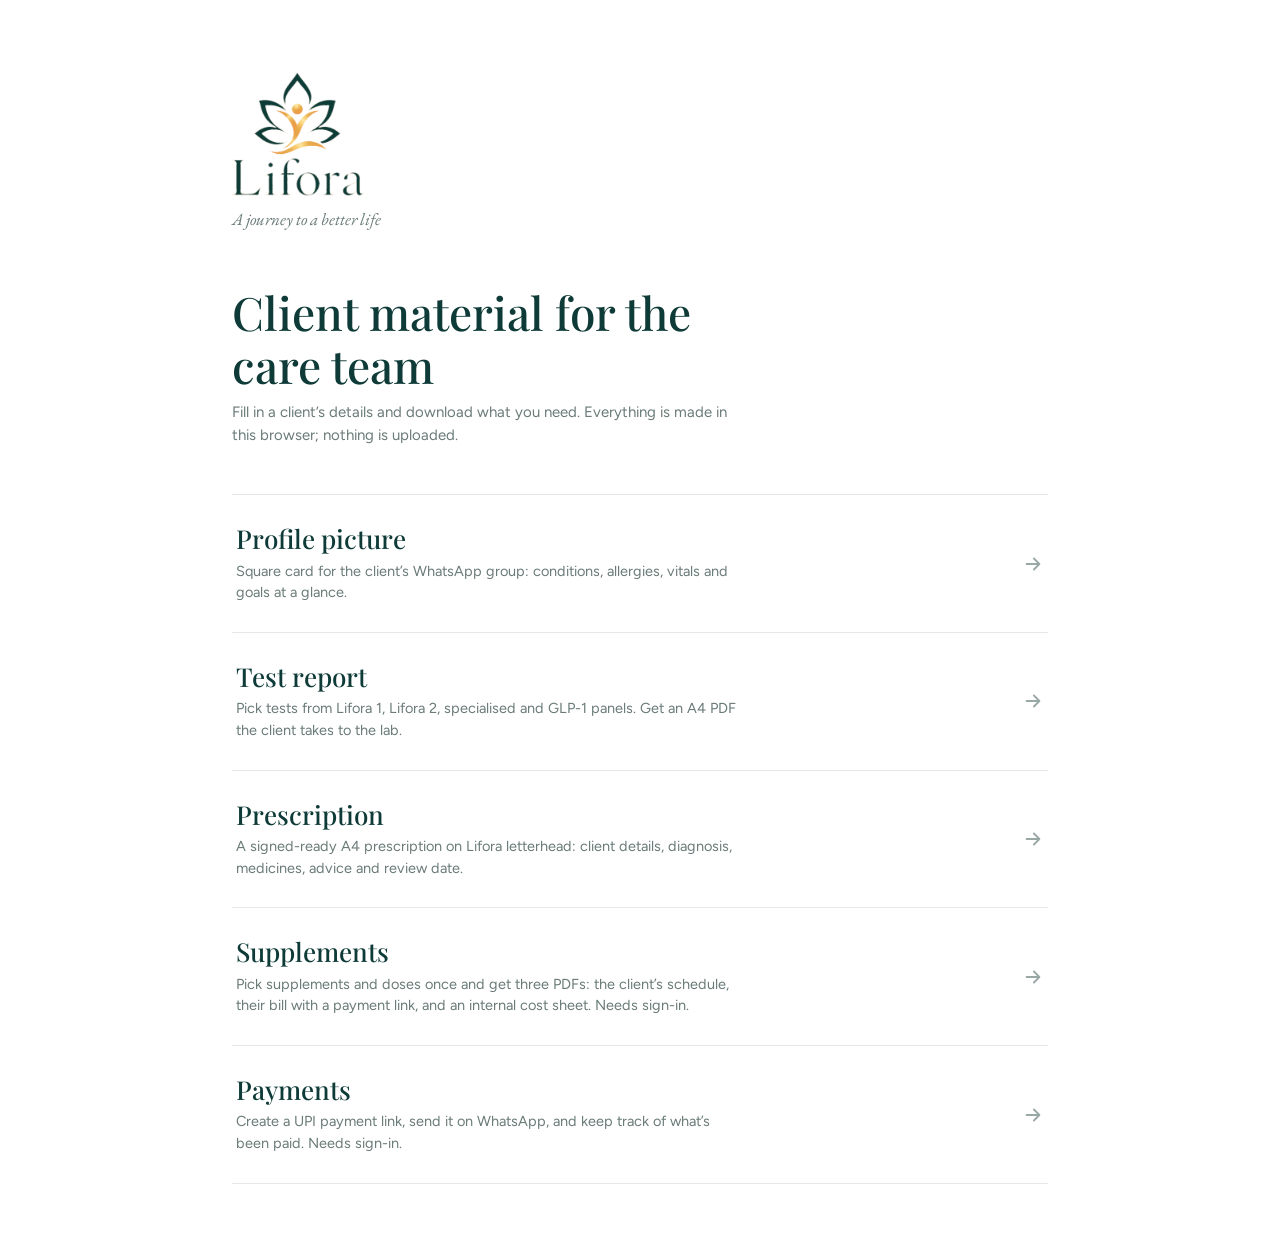
<file: index.html>
<!doctype html>
<html lang="en">
<head>
<meta charset="utf-8">
<meta name="viewport" content="width=device-width,initial-scale=1,viewport-fit=cover">
<title>Lifora Studio</title>
<meta name="robots" content="noindex,nofollow">
<meta name="theme-color" content="#ffffff">
<link rel="icon" href="assets/img/favicon.png" type="image/png">
<link rel="stylesheet" href="assets/css/base.css">
<script>(function(){var p=new URLSearchParams(location.search).get("pay");if(p)location.replace("pay/?id="+encodeURIComponent(p));})();</script>
<style>
  .home{max-width:880px;margin:0 auto;padding:72px 32px 56px;min-height:100dvh;display:flex;flex-direction:column}
  .lockup{width:132px;height:auto;display:block}
  .tagline{font:italic 400 17px var(--brandface);color:var(--muted);margin:12px 0 0}
  .home h1{font:500 clamp(32px,4.4vw,46px)/1.15 var(--serif);color:var(--teal);margin:56px 0 10px;max-width:18ch}
  .home .sub{color:var(--muted);margin:0;max-width:52ch}
  .list{margin-top:48px;border-top:1px solid var(--line)}
  .row{display:grid;grid-template-columns:1fr auto;align-items:center;gap:24px;padding:28px 4px;border-bottom:1px solid var(--line);text-decoration:none;color:inherit}
  .row h2{font:500 26px/1.2 var(--serif);color:var(--teal);margin:0 0 6px}
  .row p{margin:0;color:var(--muted);max-width:56ch;font-size:14.5px}
  .row svg{width:22px;height:22px;color:var(--faint);transition:transform .15s,color .15s}
  .row:hover svg,.row:focus-visible svg{transform:translateX(4px);color:var(--teal)}
  .row:focus-visible{box-shadow:none;background:var(--mist)}
  @media (max-width:600px){.home{padding:40px 20px}.home h1{margin-top:36px}}
</style>
</head>
<body>
<main class="home">
  <div class="mark"><img class="lockup" src="assets/img/lockup.webp" alt="Lifora" width="132" height="124"><p class="tagline">A journey to a better life</p></div>
  <h1>Client material for the care team</h1>
  <p class="sub">Fill in a client’s details and download what you need. Everything is made in this browser; nothing is uploaded.</p>
  <nav class="list" aria-label="Tools">
    <a class="row" href="profile/">
      <div><h2>Profile picture</h2><p>Square card for the client’s WhatsApp group: conditions, allergies, vitals and goals at a glance.</p></div>
      <svg viewBox="0 0 24 24" fill="none" stroke="currentColor" stroke-width="2" stroke-linecap="round" stroke-linejoin="round" aria-hidden="true"><path d="M5 12h14M13 6l6 6-6 6"/></svg>
    </a>
    <a class="row" href="report/">
      <div><h2>Test report</h2><p>Pick tests from Lifora 1, Lifora 2, specialised and GLP-1 panels. Get an A4 PDF the client takes to the lab.</p></div>
      <svg viewBox="0 0 24 24" fill="none" stroke="currentColor" stroke-width="2" stroke-linecap="round" stroke-linejoin="round" aria-hidden="true"><path d="M5 12h14M13 6l6 6-6 6"/></svg>
    </a>
    <a class="row" href="prescription/">
      <div><h2>Prescription</h2><p>A signed-ready A4 prescription on Lifora letterhead: client details, diagnosis, medicines, advice and review date.</p></div>
      <svg viewBox="0 0 24 24" fill="none" stroke="currentColor" stroke-width="2" stroke-linecap="round" stroke-linejoin="round" aria-hidden="true"><path d="M5 12h14M13 6l6 6-6 6"/></svg>
    </a>
    <a class="row" href="supplements/">
      <div><h2>Supplements</h2><p>Pick supplements and doses once and get three PDFs: the client’s schedule, their bill with a payment link, and an internal cost sheet. Needs sign-in.</p></div>
      <svg viewBox="0 0 24 24" fill="none" stroke="currentColor" stroke-width="2" stroke-linecap="round" stroke-linejoin="round" aria-hidden="true"><path d="M5 12h14M13 6l6 6-6 6"/></svg>
    </a>
    <a class="row" href="payments/">
      <div><h2>Payments</h2><p>Create a UPI payment link, send it on WhatsApp, and keep track of what’s been paid. Needs sign-in.</p></div>
      <svg viewBox="0 0 24 24" fill="none" stroke="currentColor" stroke-width="2" stroke-linecap="round" stroke-linejoin="round" aria-hidden="true"><path d="M5 12h14M13 6l6 6-6 6"/></svg>
    </a>
  </nav>
</main>
</body>
</html>
</file>
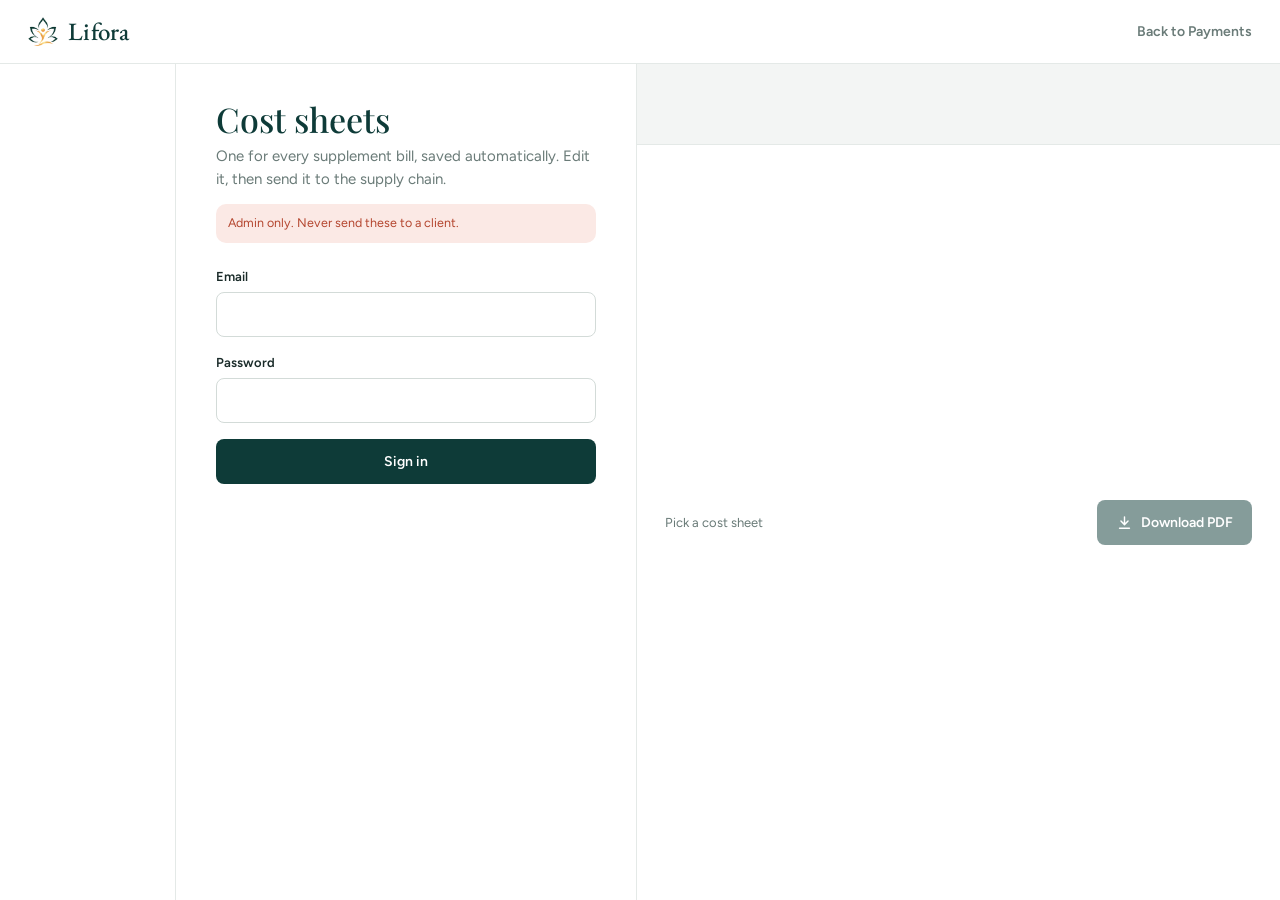
<file: cost-sheets/index.html>
<!doctype html>
<html lang="en">
<head>
<meta charset="utf-8">
<meta name="viewport" content="width=device-width,initial-scale=1,viewport-fit=cover">
<title>Cost sheets · Lifora</title>
<meta name="robots" content="noindex,nofollow">
<meta name="theme-color" content="#ffffff">
<link rel="icon" href="../assets/img/favicon.png" type="image/png">
<link rel="preload" href="../assets/fonts/eb-garamond-latin-500-normal.woff2" as="font" type="font/woff2" crossorigin>
<link rel="stylesheet" href="../assets/css/base.css">
<link rel="stylesheet" href="../assets/css/rx.css">
<link rel="stylesheet" href="../assets/css/sup.css">
<style>
  .sheets{list-style:none;margin:0;padding:0;border-top:1px solid var(--line);max-height:260px;overflow:auto}
  .sheet{display:grid;grid-template-columns:1fr auto;gap:4px 16px;padding:12px 6px;border-bottom:1px solid var(--line);cursor:pointer;border-radius:8px}
  .sheet:hover{background:var(--mist)}
  .sheet[aria-selected="true"]{background:#e7efe6}
  .sheet b{font-size:15px}
  .sheet .sub{font-size:12.5px;color:var(--muted)}
  .sheet .amt{text-align:right;font-weight:700;font-variant-numeric:tabular-nums}
  .sheet .amt small{display:block;font-weight:500;color:var(--muted);font-size:12px}
  .sheets .empty{color:var(--muted);padding:20px 4px;cursor:default}
  .owner-note{font-size:12.5px;color:var(--alert);background:#fbe9e5;border-radius:10px;padding:10px 12px;margin:14px 0 0}
  .no-access{margin-top:24px}
</style>
</head>
<body>
<header class="bar">
  <a class="brand" href="../"><img src="../assets/img/emblem-sm.webp" alt="" width="30" height="28"><span>Lifora</span></a>
  <nav class="tabs" aria-label="Tools"><a href="../payments/">Back to Payments</a></nav>
</header>
<main class="studio with-rail">
  <nav class="rail-col" aria-label="Jump to section"><ul class="bounce" id="rail"></ul></nav>
  <section class="form-col" aria-label="Cost sheets">
    <h1 class="form-title">Cost sheets</h1>
    <p class="form-lede">One for every supplement bill, saved automatically. Edit it, then send it to the supply chain.</p>
    <p class="owner-note">Admin only. Never send these to a client.</p>

    <form id="signin" class="fields" style="grid-template-columns:1fr;margin-top:24px" hidden novalidate>
      <div class="f"><label for="email">Email</label><input id="email" name="email" type="email" autocomplete="username" required></div>
      <div class="f"><label for="password">Password</label><input id="password" name="password" type="password" autocomplete="current-password" required></div>
      <button class="btn btn-primary" type="submit">Sign in</button>
      <p class="f"><span class="error" id="signinErr" style="display:block"></span></p>
    </form>

    <p class="no-access form-lede" id="noAccess" hidden>Only the admin can open cost sheets. <a href="../payments/">Go to Payments</a></p>

    <div id="app" hidden>
      <div class="group" id="secSaved">
        <h2>Saved <span class="hint" id="count"></span></h2>
        <div class="search">
          <svg viewBox="0 0 24 24" fill="none" stroke="currentColor" stroke-width="2" stroke-linecap="round" aria-hidden="true"><circle cx="11" cy="11" r="7"/><path d="M21 21l-4.3-4.3"/></svg>
          <input id="q" type="search" placeholder="Search client or bill no." aria-label="Search" autocomplete="off">
        </div>
        <ul class="sheets" id="list" role="listbox" aria-label="Cost sheets"><li class="empty">Loading…</li></ul>
      </div>

      <form id="editor" hidden novalidate>
        <div class="group" id="secDelivery">
          <h2>Delivery <span class="dirty" id="dirty" hidden>Unsaved changes</span></h2>
          <div class="fields">
            <div class="f wide"><label for="eName">Client name</label><input id="eName" autocomplete="off"></div>
            <div class="f"><label for="ePhone">Mobile number</label><input id="ePhone" inputmode="tel" autocomplete="off"></div>
            <div class="f"><label for="eDate">Date</label><input id="eDate" type="date"></div>
            <div class="f wide"><label for="eAddress">Address</label><textarea id="eAddress" class="short"></textarea></div>
          </div>
        </div>
        <div class="group" id="secItems">
          <h2>Items</h2>
          <ul class="cs-items" id="items"></ul>
          <button class="btn btn-line" id="addItem" type="button">Add an item</button>
        </div>
        <div class="group" id="secMoney">
          <h2>Commission and delivery</h2>
          <div class="fields">
            <div class="f"><label for="ePct">Commission</label><div class="unit"><input id="ePct" type="number" inputmode="decimal" min="0" max="100" step="0.5"><span>%</span></div></div>
            <div class="f"><label for="eFee">Delivery fee</label><div class="unit"><input id="eFee" type="number" inputmode="decimal" min="0" step="1"><span>INR</span></div></div>
          </div>
          <div class="cs-sum" id="sum"></div>
        </div>
        <button class="btn btn-primary" id="saveBtn" type="submit" style="width:100%;margin-top:22px">Save changes</button>
      </form>
      <p style="margin-top:18px"><button class="linkbtn" id="signout" type="button">Sign out</button></p>
    </div>
  </section>

  <section class="preview" aria-label="Preview">
    <div class="stage" id="stage"><div class="scaler" id="scaler"><div class="pages" id="pagesRoot"></div></div></div>
    <div class="preview-foot">
      <div class="status" id="status" aria-live="polite">Pick a cost sheet</div>
      <div class="acts">
        <button class="btn btn-line" id="shareBtn" type="button" hidden disabled><span data-icon="share"></span>Send to supply chain</button>
        <button class="btn btn-primary" id="pdfBtn" type="button" disabled><span data-icon="download"></span>Download PDF</button>
      </div>
    </div>
  </section>
</main>
<script type="module" src="../assets/js/costsheets.js"></script>
</body>
</html>
</file>
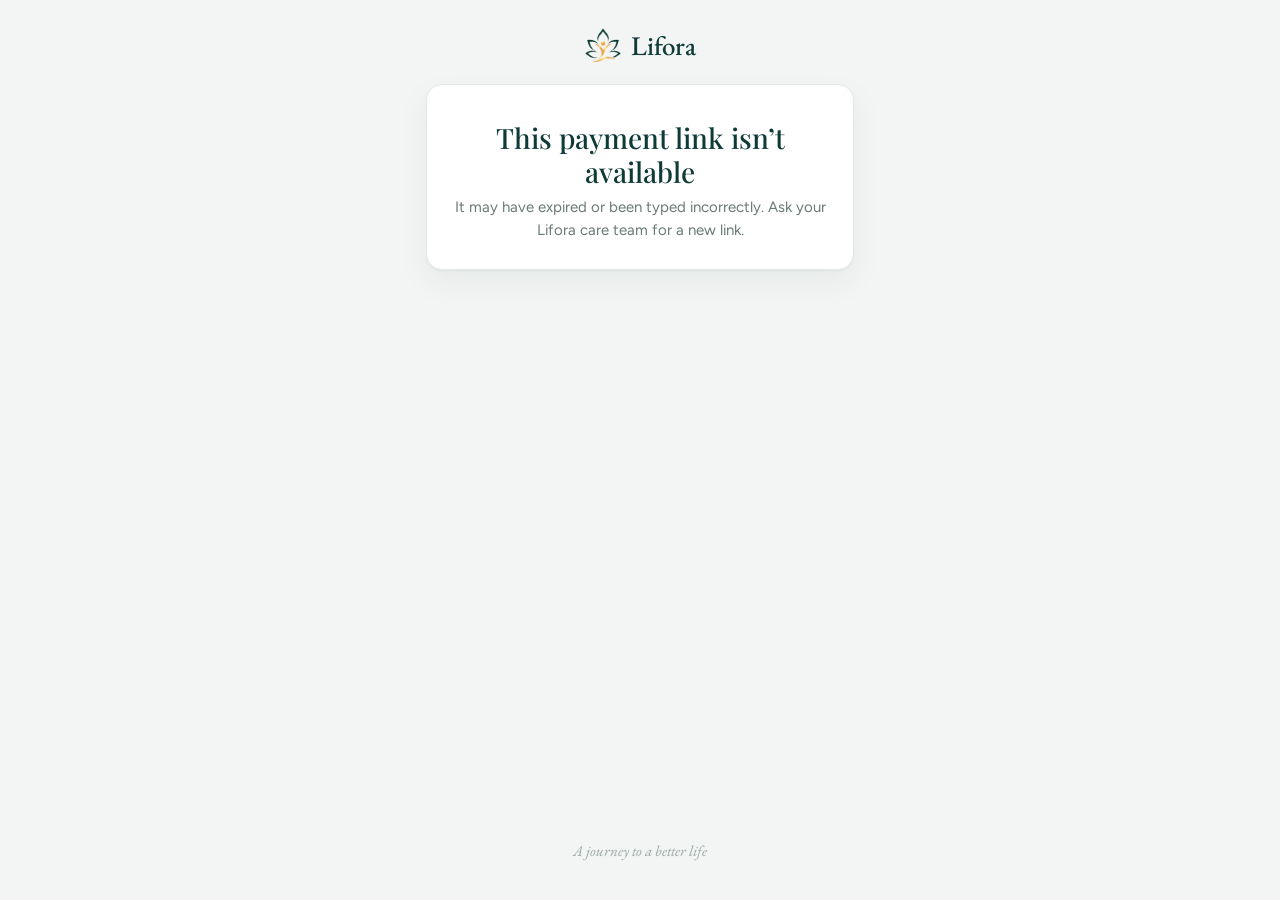
<file: pay/index.html>
<!doctype html>
<html lang="en">
<head>
<meta charset="utf-8">
<meta name="viewport" content="width=device-width,initial-scale=1,viewport-fit=cover">
<title>Payment · Lifora</title>
<meta name="robots" content="noindex,nofollow">
<meta name="referrer" content="no-referrer">
<meta name="theme-color" content="#ffffff">
<link rel="icon" href="../assets/img/favicon.png" type="image/png">
<link rel="preconnect" href="https://xjqcurdcgxejhqixfdwz.supabase.co" crossorigin>
<script>
/* Start loading the payment details straight away, in parallel with the page's own files.
   Same public key and project as assets/js/pay-config.js. */
(function () {
  var q = new URLSearchParams(location.search), id = q.get('id') || q.get('pay') || '';
  if (!/^[0-9a-f-]{36}$/i.test(id)) return;
  var url = 'https://xjqcurdcgxejhqixfdwz.supabase.co', key = 'sb_publishable_42TU_PW4sXbjIHN7x-S2aA_XzIX2Izr';
  window.__lfCheckout = { id: id, promise: fetch(url + '/rest/v1/rpc/get_checkout', {
    method: 'POST', headers: { apikey: key, Authorization: 'Bearer ' + key, 'Content-Type': 'application/json' },
    body: JSON.stringify({ p_payment_id: id })
  }).then(function (r) { return r.text().then(function (t) { var b = t ? JSON.parse(t) : null;
    return r.ok ? { data: b, error: null } : { data: null, error: { message: (b && b.message) || r.statusText, code: b && b.code } }; }); })
    .catch(function (e) { return { data: null, error: { message: e.message } }; }) };
})();
</script>
<link rel="modulepreload" href="../assets/js/checkout.js">
<link rel="modulepreload" href="../assets/js/common.js">
<link rel="modulepreload" href="../assets/js/pay-config.js">
<link rel="modulepreload" href="../assets/js/counter.js">
<link rel="preload" href="../vendor/qrcode-generator-1.4.4.min.js" as="script">
<link rel="preload" href="../assets/fonts/eb-garamond-latin-500-normal.woff2" as="font" type="font/woff2" crossorigin>
<link rel="stylesheet" href="../assets/css/base.css">
<link rel="stylesheet" href="../assets/css/pay.css">
</head>
<body class="checkout-body">
<main class="checkout">
  <header class="co-brand"><img src="../assets/img/emblem-sm.webp" alt="" width="36" height="34"><span>Lifora</span></header>

  <section id="loading" class="co-wait" aria-busy="true"><p class="co-muted">Loading your payment…</p></section>

  <section id="due" class="co-card" hidden>
    <p class="co-for" id="coFor"></p>
    <p class="co-amount" id="coAmount"></p>
    <p class="co-purpose" id="coPurpose"></p>

    <a class="btn btn-primary co-pay" id="coPay" href="#">Pay with a UPI app</a>
    <p class="co-hint" id="coHint">Opens your UPI app with the amount filled in. Or choose your app:</p>
    <div class="co-apps" id="coApps">
      <a class="co-app" data-app="gpay" href="#">Google Pay</a>
      <a class="co-app" data-app="phonepe" href="#">PhonePe</a>
      <a class="co-app" data-app="paytm" href="#">Paytm</a>
    </div>
    <p class="co-hint co-desk-hint" id="coDeskHint" hidden>On a computer? Scan the QR code below with your phone.</p>

    <div class="co-qr" id="coQrWrap">
      <div id="coQr" class="qr" role="img" aria-label="UPI QR code"></div>
      <p class="co-muted">Scan with any UPI app</p>
    </div>
    <button class="linkbtn co-showqr" id="coShowQr" type="button" hidden>Show QR code instead</button>

    <dl class="co-to">
      <div><dt>Paying to</dt><dd><span id="coPayee"></span></dd></div>
      <div><dt>UPI ID</dt><dd><span id="coUpi"></span> <button class="linkbtn" data-copy="upi" type="button">Copy</button></dd></div>
      <div><dt>Amount</dt><dd><span id="coAmt2"></span> <button class="linkbtn" data-copy="amount" type="button">Copy</button></dd></div>
    </dl>

    <form class="co-ref" id="coRefForm" novalidate>
      <h2>Paid already?</h2>
      <p class="co-muted">Enter the 12-digit UTR or transaction ID from your UPI app so we can match your payment.</p>
      <div class="co-ref-row">
        <input id="coRef" inputmode="text" autocomplete="off" maxlength="40" placeholder="e.g. 431245678901" aria-label="Transaction reference">
        <button class="btn btn-line" type="submit">Send</button>
      </div>
      <p class="co-msg" id="coRefMsg" role="status"></p>
    </form>

    <p class="co-safe">Lifora will never ask for your UPI PIN or an OTP. Check the name and amount in your app before you approve.</p>
  </section>

  <section id="reported" class="co-card co-state" hidden>
    <div class="co-icon co-icon-wait" aria-hidden="true"></div>
    <h1>Thanks, we’ve got your reference</h1>
    <p class="co-muted">We’ll confirm once the payment shows in our account. This link will then say “Paid”.</p>
  </section>

  <section id="paid" class="rp-wrap" hidden>
    <div class="rp" id="rp" data-stage="processing" aria-label="Payment receipt">
      <div class="rp-machine">
        <div class="rp-header">
          <div class="rp-status">
            <span class="rp-ind" aria-hidden="true">
              <span class="rp-spin"></span>
              <svg class="rp-check" viewBox="0 0 20 20"><circle cx="10" cy="10" r="9"/><path d="M6 10.4l2.6 2.6L14 7.6"/></svg>
            </span>
            <span class="rp-label" id="rpLabel" role="status" aria-live="polite">Confirming your payment</span>
          </div>
          <span class="rp-led" aria-hidden="true"></span>
        </div>
        <div class="rp-screen">
          <span>Lifora</span>
          <b id="rpScreenAmt"></b>
        </div>
        <div class="rp-slot" aria-hidden="true"></div>
      </div>
      <div class="rp-output">
        <div class="rp-shade" aria-hidden="true"></div>
        <div class="rp-feed" id="rpFeed">
          <article class="rp-paper" id="rpPaper">
            <header class="rp-p-head">
              <img src="../assets/img/emblem.webp" alt="" width="34" height="32">
              <strong>Lifora</strong>
              <span>A journey to a better life</span>
            </header>
            <p class="rp-p-title">Payment receipt</p>
            <dl class="rp-p-rows">
              <div><dt>Receipt no.</dt><dd id="rpNo"></dd></div>
              <div><dt>Date</dt><dd id="rpDate"></dd></div>
            </dl>
            <hr>
            <dl class="rp-p-rows">
              <div><dt>Received from</dt><dd id="rpFrom"></dd></div>
              <div><dt>For</dt><dd id="rpFor"></dd></div>
              <div><dt>Paid by</dt><dd>UPI</dd></div>
            </dl>
            <hr>
            <div class="rp-p-total"><span>Amount paid</span><b id="rpAmt"></b></div>
            <hr>
            <p class="rp-p-thanks">Thank you</p>
            <p class="rp-p-note">Lifora has recorded this payment. This is not a tax invoice.</p>
          </article>
        </div>
      </div>
    </div>
    <div class="rp-actions" id="rpActions">
      <button class="btn btn-line" id="rpSave" type="button">Save receipt</button>
    </div>
  </section>

  <section id="missing" class="co-card co-state" hidden>
    <h1>This payment link isn’t available</h1>
    <p class="co-muted">It may have expired or been typed incorrectly. Ask your Lifora care team for a new link.</p>
  </section>

  <footer class="co-foot">A journey to a better life</footer>
</main>
<script type="module" src="../assets/js/checkout.js"></script>
</body>
</html>
</file>
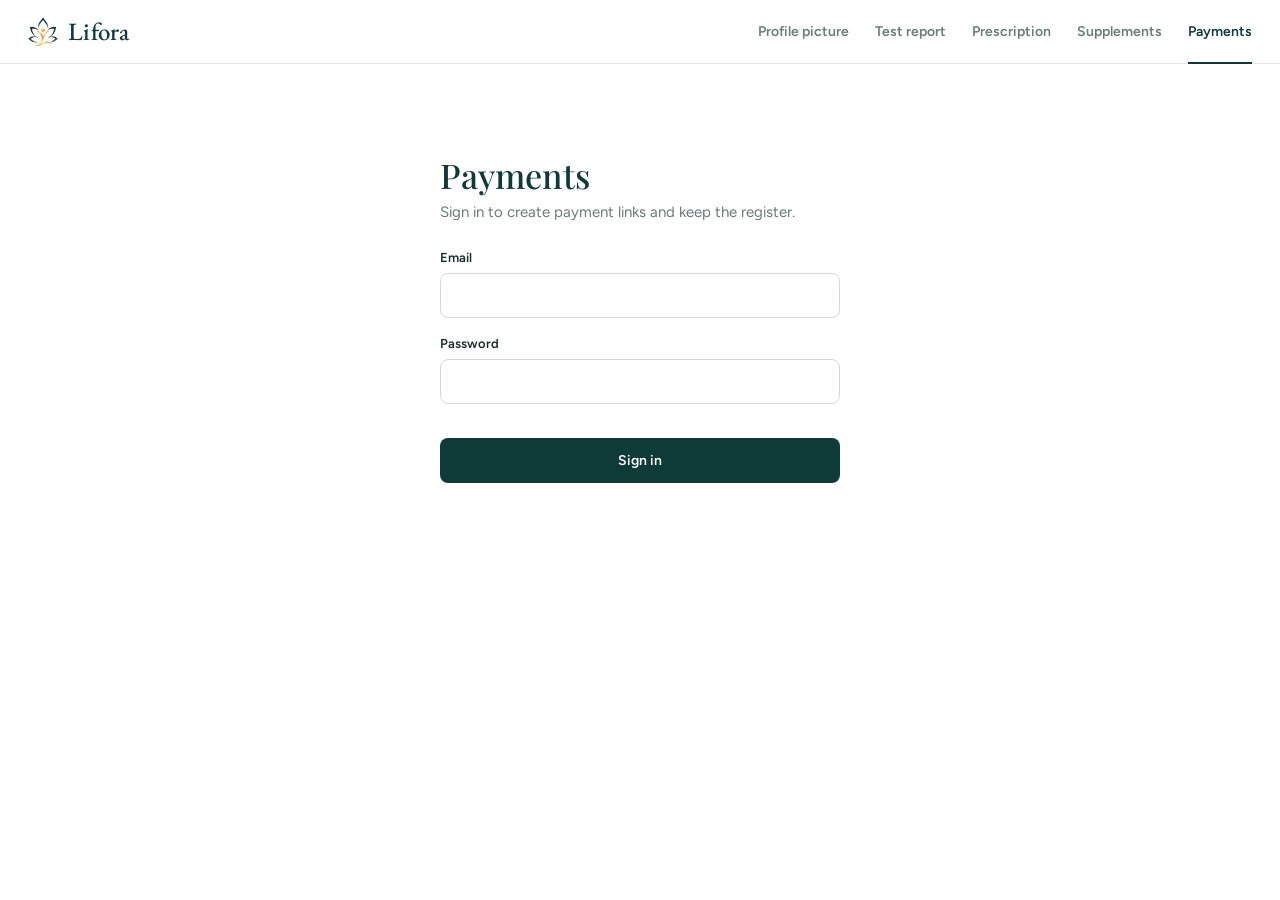
<file: payments/index.html>
<!doctype html>
<html lang="en">
<head>
<meta charset="utf-8">
<meta name="viewport" content="width=device-width,initial-scale=1,viewport-fit=cover">
<title>Payments · Lifora</title>
<meta name="robots" content="noindex,nofollow">
<meta name="theme-color" content="#ffffff">
<link rel="icon" href="../assets/img/favicon.png" type="image/png">
<link rel="preload" href="../assets/fonts/eb-garamond-latin-500-normal.woff2" as="font" type="font/woff2" crossorigin>
<link rel="stylesheet" href="../assets/css/base.css">
<link rel="stylesheet" href="../assets/css/pay.css">
</head>
<body>
<header class="bar">
  <a class="brand" href="../"><img src="../assets/img/emblem-sm.webp" alt="" width="30" height="28"><span>Lifora</span></a>
  <nav class="tabs" aria-label="Tools">
    <a href="../profile/">Profile picture</a>
    <a href="../report/">Test report</a>
    <a href="../prescription/">Prescription</a>
    <a href="../supplements/">Supplements</a>
    <a href="./" aria-current="page">Payments</a>
  </nav>
</header>

<main class="pay-admin">
  <section id="signin" class="signin" hidden>
    <h1 class="form-title">Payments</h1>
    <p class="form-lede">Sign in to create payment links and keep the register.</p>
    <form id="signinForm" class="fields" style="grid-template-columns:1fr;margin-top:24px" novalidate>
      <div class="f"><label for="email">Email</label><input id="email" name="email" type="email" autocomplete="username" required></div>
      <div class="f"><label for="password">Password</label><input id="password" name="password" type="password" autocomplete="current-password" required></div>
      <button class="btn btn-primary" type="submit">Sign in</button>
      <p class="f"><span class="error" id="signinErr" style="display:block"></span></p>
    </form>
  </section>

  <section id="app" hidden>
    <div class="pay-head">
      <div>
        <h1 class="form-title">Payments</h1>
        <p class="form-lede">Create a UPI payment link, send it on WhatsApp, and mark it paid once the money shows in the bank.</p>
      </div>
      <p style="display:flex;gap:22px;margin:0"><a class="linkbtn" id="costLink" href="../cost-sheets/" hidden>Cost sheets</a><button class="linkbtn" id="signout" type="button">Sign out</button></p>
    </div>

    <div class="pay-grid">
      <form id="newForm" novalidate>
        <div class="group" style="margin-top:0">
          <h2>New payment link</h2>
          <div class="presets" id="presets"></div>
          <div class="fields">
            <div class="f wide"><label for="cName">Client name</label><input id="cName" autocomplete="off" required></div>
            <div class="f wide"><label for="cPhone">WhatsApp number <span class="count">optional</span></label><input id="cPhone" inputmode="tel" placeholder="98765 43210" autocomplete="off"></div>
            <div class="f wide"><label for="cPurpose">What it’s for</label><input id="cPurpose" placeholder="e.g. Consultation fee" required></div>
            <div class="f"><label for="cAmount">Amount</label><div class="unit"><input id="cAmount" type="number" inputmode="decimal" min="1" max="10000000" step="0.01" required><span>INR</span></div></div>
            <div class="f"><label for="cDays">Link works for</label><select id="cDays"><option value="1">1 day</option><option value="3">3 days</option><option value="7" selected>7 days</option><option value="30">30 days</option></select></div>
          </div>
          <p class="f"><span class="error" id="newErr" style="display:block"></span></p>
          <button class="btn btn-primary" type="submit" id="createBtn" style="width:100%">Create payment link</button>
          <div class="result" id="result" hidden></div>
          <p class="privacy">The amount is saved with the link and can’t be changed by whoever opens it. Keep names and purposes general; anyone with the link can see them.</p>
        </div>
      </form>

      <section aria-label="Register">
        <div class="stats">
          <div><span id="sPendingLabel">Waiting</span><b id="sPending">—</b></div>
          <div><span>Client says paid</span><b id="sReported">—</b></div>
          <div><span>Received this month</span><b id="sMonth">—</b></div>
        </div>
        <div class="filters" role="group" aria-label="Filter">
          <button type="button" data-f="open" aria-pressed="true">To collect</button>
          <button type="button" data-f="paid" aria-pressed="false">Paid</button>
          <button type="button" data-f="expired" aria-pressed="false">Expired</button>
          <button type="button" data-f="all" aria-pressed="false">All</button>
          <input id="q" type="search" placeholder="Search name or purpose" aria-label="Search">
        </div>
        <ul class="reqs" id="list"></ul>
        <p class="privacy">“Paid” is your own record. Check the credit in your bank or UPI app before marking a request paid.</p>
      </section>
    </div>
  </section>
</main>

<dialog id="paidDialog">
  <form method="dialog" id="paidForm">
    <h2>Mark as paid</h2>
    <p class="co-muted" id="paidWho"></p>
    <div class="f" style="margin-top:14px"><label for="paidRef">Transaction reference (UTR)</label><input id="paidRef" autocomplete="off"></div>
    <p class="co-muted" style="font-size:12.5px;margin-top:8px">Only after you’ve seen the money in the account.</p>
    <div class="acts"><button class="btn btn-line" value="cancel" type="submit">Cancel</button><button class="btn btn-primary" value="ok" type="submit">Mark paid</button></div>
  </form>
</dialog>
<script type="module" src="../assets/js/payments.js"></script>
</body>
</html>
</file>
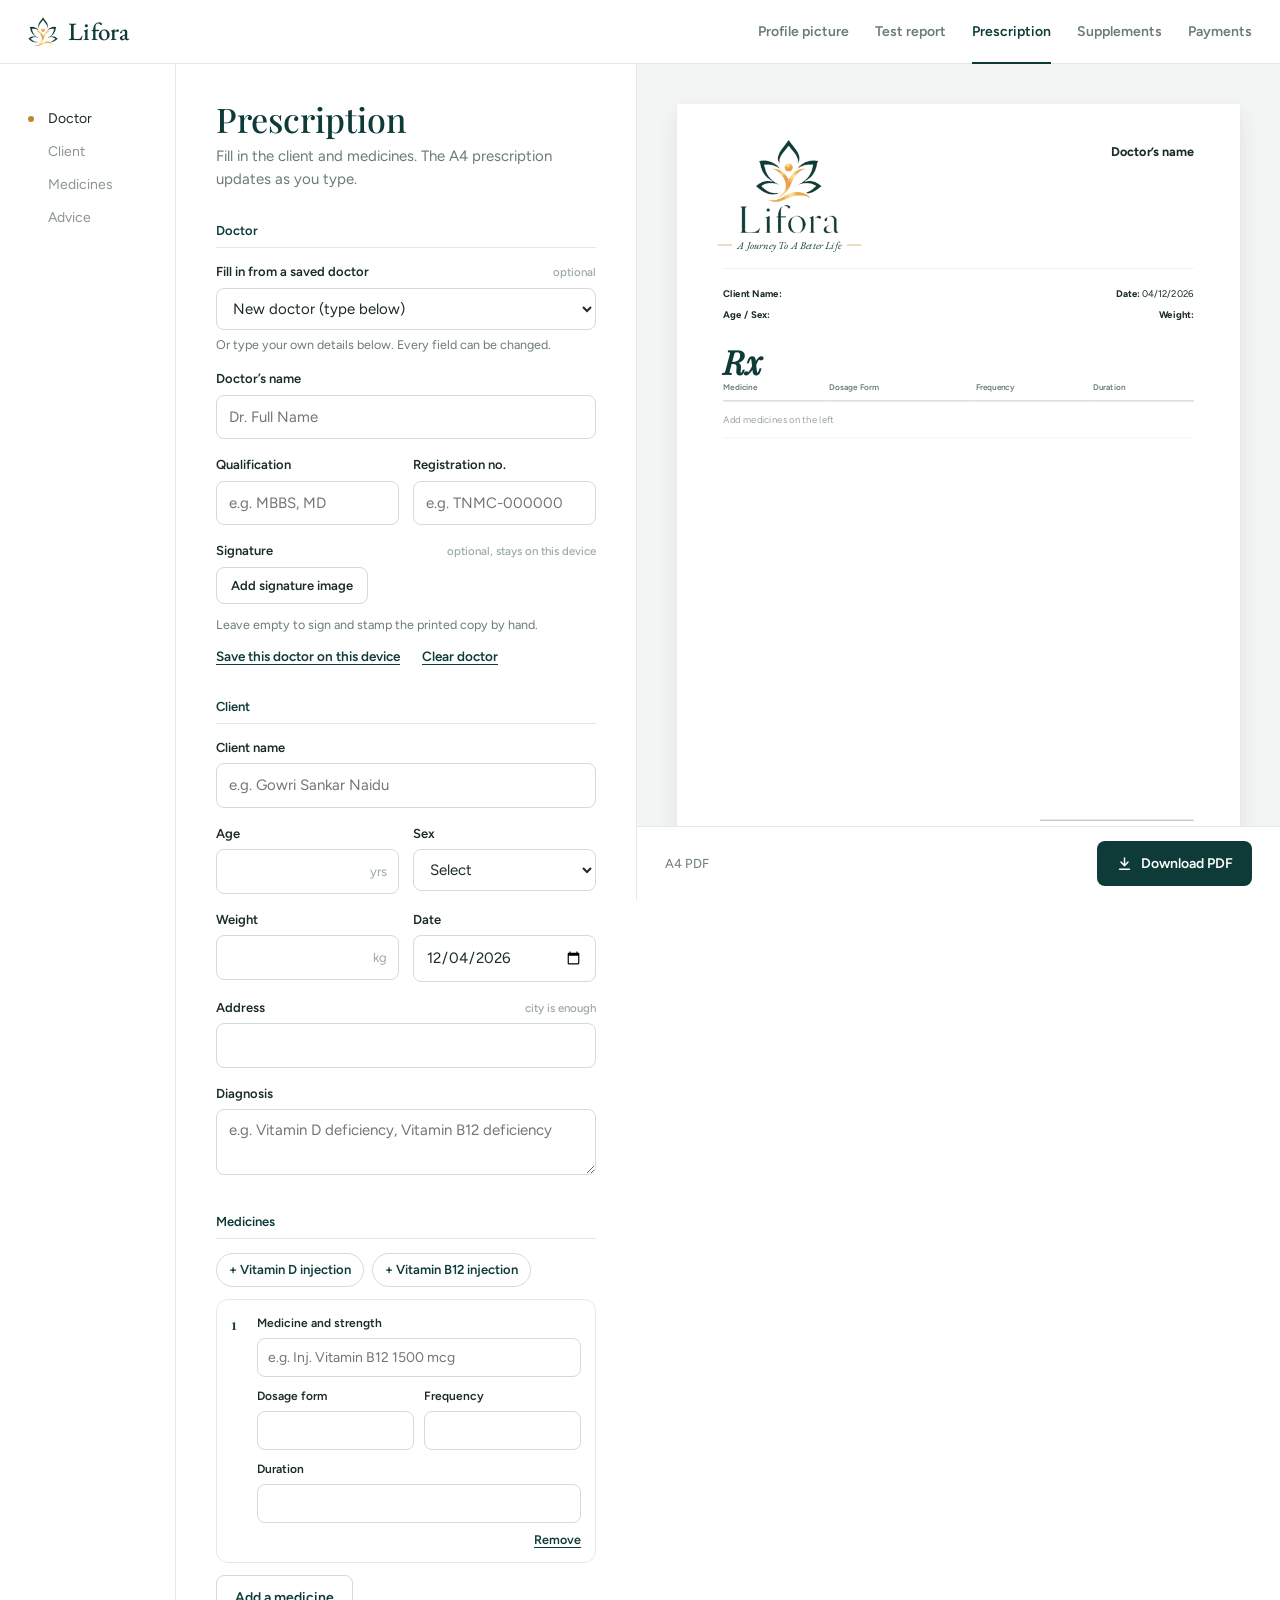
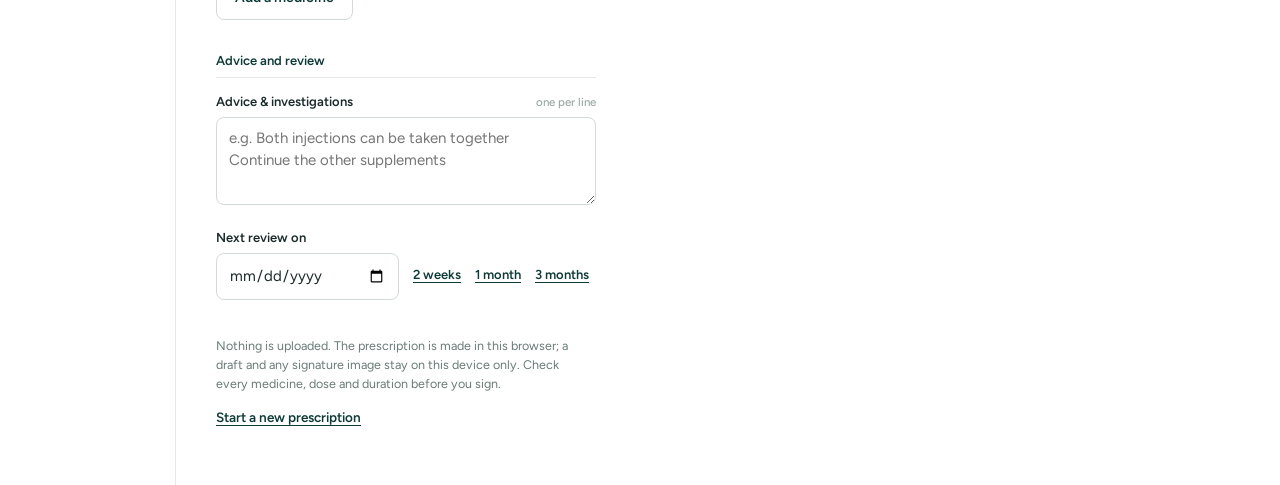
<file: prescription/index.html>
<!doctype html>
<html lang="en">
<head>
<meta charset="utf-8">
<meta name="viewport" content="width=device-width,initial-scale=1,viewport-fit=cover">
<title>Prescription · Lifora</title>
<meta name="robots" content="noindex,nofollow">
<meta name="theme-color" content="#ffffff">
<link rel="icon" href="../assets/img/favicon.png" type="image/png">
<link rel="preload" href="../assets/fonts/eb-garamond-latin-500-normal.woff2" as="font" type="font/woff2" crossorigin>
<link rel="stylesheet" href="../assets/css/base.css">
<link rel="stylesheet" href="../assets/css/rx.css">
</head>
<body>
<header class="bar">
  <a class="brand" href="../"><img src="../assets/img/emblem-sm.webp" alt="" width="30" height="28"><span>Lifora</span></a>
  <nav class="tabs" aria-label="Tools">
    <a href="../profile/">Profile picture</a>
    <a href="../report/">Test report</a>
    <a href="./" aria-current="page">Prescription</a>
    <a href="../supplements/">Supplements</a>
    <a href="../payments/">Payments</a>
  </nav>
</header>

<main class="studio with-rail">
  <nav class="rail-col" aria-label="Jump to section"><ul class="bounce" id="rail"></ul></nav>
  <section class="form-col" aria-label="Prescription details">
    <h1 class="form-title">Prescription</h1>
    <p class="form-lede">Fill in the client and medicines. The A4 prescription updates as you type.</p>

    <div class="group" id="secDoctor">
      <h2>Doctor</h2>
      <div class="fields">
        <div class="f wide">
          <label for="docPick">Fill in from a saved doctor <span class="count">optional</span></label>
          <select id="docPick"></select>
          <div class="help">Or type your own details below. Every field can be changed.</div>
        </div>
        <div class="f wide" id="docNameField"><label for="docName">Doctor’s name</label><input id="docName" placeholder="Dr. Full Name" autocomplete="off"><div class="error">Add the prescribing doctor’s name.</div></div>
        <div class="f"><label for="docQual">Qualification</label><input id="docQual" placeholder="e.g. MBBS, MD" autocomplete="off"></div>
        <div class="f" id="docRegField"><label for="docReg">Registration no.</label><input id="docReg" placeholder="e.g. TNMC-000000" autocomplete="off"><div class="error">Add the registration number.</div></div>
        <div class="f wide">
          <span class="label">Signature <span class="count">optional, stays on this device</span></span>
          <div class="sig-row">
            <label class="btn btn-line sig-btn" for="sigFile">Add signature image</label>
            <input id="sigFile" type="file" accept="image/png,image/jpeg,image/webp" hidden>
            <button class="linkbtn" id="sigClear" type="button" hidden>Remove</button>
            <img id="sigThumb" alt="" hidden>
          </div>
          <div class="help">Leave empty to sign and stamp the printed copy by hand.</div>
        </div>
      </div>
      <p style="margin-top:12px;display:flex;gap:22px;flex-wrap:wrap">
        <button class="linkbtn" id="docSave" type="button">Save this doctor on this device</button>
        <button class="linkbtn" id="docForget" type="button" hidden>Remove from this device</button>
        <button class="linkbtn" id="docClear" type="button">Clear doctor</button>
      </p>
    </div>

    <div class="group" id="secClient">
      <h2>Client</h2>
      <div class="fields">
        <div class="f wide" id="nameField">
          <label for="pName">Client name</label>
          <input id="pName" autocomplete="off" placeholder="e.g. Gowri Sankar Naidu">
          <div class="error">Add the client’s name.</div>
        </div>
        <div class="f"><label for="pAge">Age</label><div class="unit"><input id="pAge" type="number" inputmode="numeric" min="0" max="120"><span>yrs</span></div></div>
        <div class="f"><label for="pSex">Sex</label><select id="pSex"><option value="">Select</option><option value="M">Male</option><option value="F">Female</option><option value="Other">Other</option></select></div>
        <div class="f"><label for="pWeight">Weight</label><div class="unit"><input id="pWeight" type="number" inputmode="decimal" step="0.1" min="1" max="350"><span>kg</span></div></div>
        <div class="f"><label for="rxDate">Date</label><input id="rxDate" type="date"></div>
        <div class="f wide"><label for="pAddress">Address <span class="count">city is enough</span></label><input id="pAddress" autocomplete="off"></div>
        <div class="f wide"><label for="diagnosis">Diagnosis</label><textarea id="diagnosis" class="short" placeholder="e.g. Vitamin D deficiency, Vitamin B12 deficiency"></textarea></div>
      </div>
    </div>

    <div class="group" id="secMeds">
      <h2>Medicines <span class="hint" id="rxCount"></span></h2>
      <div class="presets" id="rxPresets"></div>
      <ol class="rx-rows" id="rxRows"></ol>
      <button class="btn btn-line" id="addRow" type="button">Add a medicine</button>
      <datalist id="medList"></datalist>
    </div>

    <div class="group" id="secAdvice">
      <h2>Advice and review</h2>
      <div class="fields">
        <div class="f wide"><label for="advice">Advice &amp; investigations <span class="count">one per line</span></label><textarea id="advice" placeholder="e.g. Both injections can be taken together&#10;Continue the other supplements"></textarea></div>
        <div class="f"><label for="review">Next review on</label><input id="review" type="date"></div>
        <div class="f"><span class="label">&nbsp;</span><div class="review-quick"><button class="linkbtn" data-review="14" type="button">2 weeks</button><button class="linkbtn" data-review="30" type="button">1 month</button><button class="linkbtn" data-review="90" type="button">3 months</button></div></div>
      </div>
    </div>

    <p class="privacy">Nothing is uploaded. The prescription is made in this browser; a draft and any signature image stay on this device only. Check every medicine, dose and duration before you sign.</p>
    <button class="linkbtn" id="resetBtn" type="button">Start a new prescription</button>
  </section>

  <section class="preview" aria-label="Preview">
    <div class="stage" id="stage">
      <div class="scaler" id="scaler"><div class="pages" id="pagesRoot"></div></div>
    </div>
    <div class="preview-foot">
      <div class="status" id="status" aria-live="polite">A4 PDF</div>
      <div class="acts">
        <button class="btn btn-line" id="shareBtn" type="button" hidden><span data-icon="share"></span>Share</button>
        <button class="btn btn-primary" id="pdfBtn" type="button"><span data-icon="download"></span>Download PDF</button>
      </div>
    </div>
  </section>
</main>
<script type="module" src="../assets/js/prescription.js"></script>
</body>
</html>
</file>
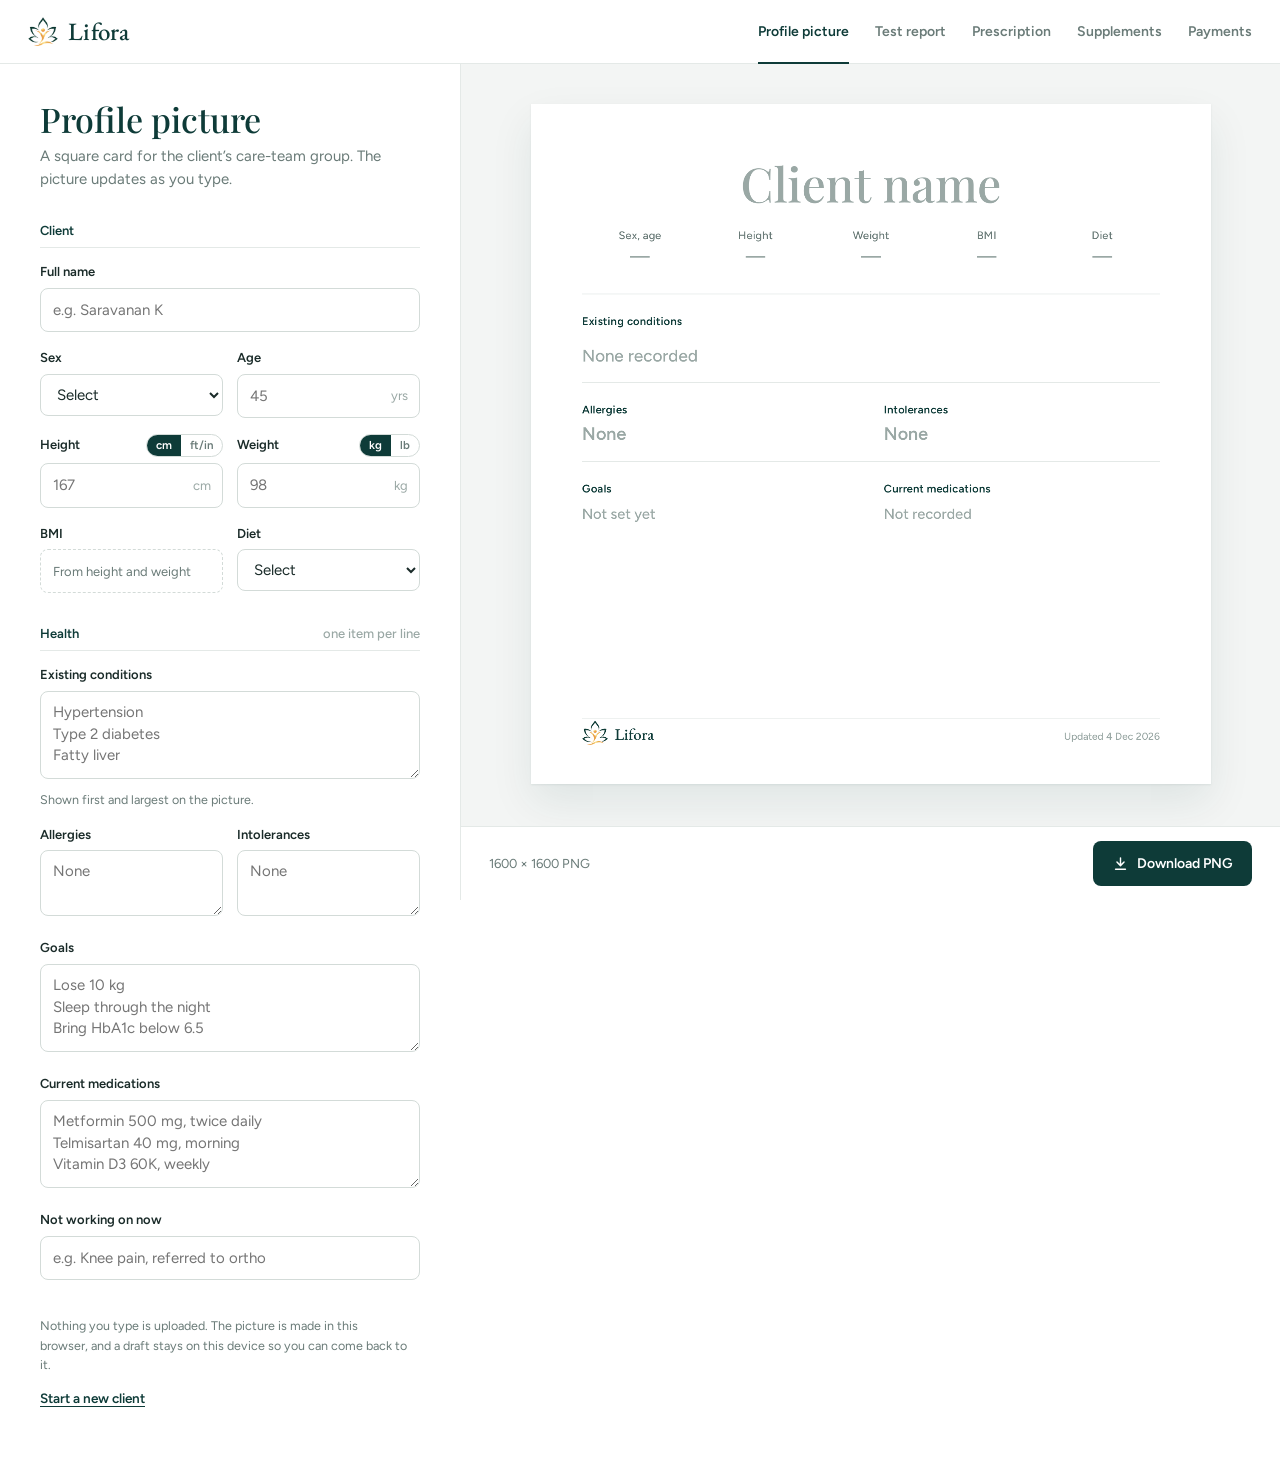
<file: profile/index.html>
<!doctype html>
<html lang="en">
<head>
<meta charset="utf-8">
<meta name="viewport" content="width=device-width,initial-scale=1,viewport-fit=cover">
<title>Client Profile Picture · Lifora</title>
<meta name="robots" content="noindex,nofollow">
<meta name="theme-color" content="#ffffff">
<link rel="icon" href="../assets/img/favicon.png" type="image/png">
<link rel="preload" href="../assets/fonts/playfair-display-latin-500-normal.woff2" as="font" type="font/woff2" crossorigin>
<link rel="preload" href="../assets/fonts/figtree-latin-600-normal.woff2" as="font" type="font/woff2" crossorigin>
<link rel="preload" href="../assets/fonts/eb-garamond-latin-500-normal.woff2" as="font" type="font/woff2" crossorigin>
<link rel="stylesheet" href="../assets/css/base.css">
<style>
  .dp{width:min(100%,680px,calc(100dvh - 210px));aspect-ratio:1;display:block;background:#fff;box-shadow:0 1px 2px #0e3b3814,0 18px 40px #0e3b3816}
  @media (max-width:980px){.dp{width:min(100%,520px)}}
  .uswitch{display:inline-flex;border:1px solid var(--line-2);border-radius:999px;overflow:hidden;margin-left:auto}
  .uswitch button{border:0;background:none;padding:2px 9px;font-size:11.5px;font-weight:600;color:var(--muted);cursor:pointer}
  .uswitch button[aria-checked="true"]{background:var(--teal);color:#fff}
  .ftin{display:grid;grid-template-columns:1fr 1fr;gap:6px}
</style>
</head>
<body>
<header class="bar">
  <a class="brand" href="../"><img src="../assets/img/emblem-sm.webp" alt="" width="30" height="28"><span>Lifora</span></a>
  <nav class="tabs" aria-label="Tools">
    <a href="./" aria-current="page">Profile picture</a>
    <a href="../report/">Test report</a>
    <a href="../prescription/">Prescription</a>
    <a href="../supplements/">Supplements</a>
    <a href="../payments/">Payments</a>
  </nav>
</header>

<main class="studio">
  <section class="form-col" aria-label="Client details">
    <h1 class="form-title">Profile picture</h1>
    <p class="form-lede">A square card for the client’s care-team group. The picture updates as you type.</p>

    <div class="group">
      <h2>Client</h2>
      <div class="fields">
        <div class="f wide">
          <label for="name">Full name</label>
          <input id="name" autocomplete="off" placeholder="e.g. Saravanan K">
        </div>
        <div class="f">
          <label for="sex">Sex</label>
          <select id="sex"><option value="">Select</option><option>Male</option><option>Female</option><option>Other</option></select>
        </div>
        <div class="f">
          <label for="age">Age</label>
          <div class="unit"><input id="age" type="number" inputmode="numeric" min="1" max="120" placeholder="45"><span>yrs</span></div>
        </div>
        <div class="f">
          <span class="label">Height <span class="uswitch" role="radiogroup" aria-label="Height unit"><button type="button" role="radio" data-hunit="cm">cm</button><button type="button" role="radio" data-hunit="ft">ft/in</button></span></span>
          <div class="unit" id="hCmBox"><input id="hCm" type="number" inputmode="decimal" min="50" max="250" placeholder="167" aria-label="Height in centimetres"><span>cm</span></div>
          <div class="ftin" id="hFtBox" hidden>
            <div class="unit"><input id="hFt" type="number" inputmode="numeric" min="1" max="8" placeholder="5" aria-label="Feet"><span>ft</span></div>
            <div class="unit"><input id="hIn" type="number" inputmode="decimal" min="0" max="11.9" step="0.5" placeholder="6" aria-label="Inches"><span>in</span></div>
          </div>
          <input id="height" type="hidden">
        </div>
        <div class="f">
          <span class="label">Weight <span class="uswitch" role="radiogroup" aria-label="Weight unit"><button type="button" role="radio" data-wunit="kg">kg</button><button type="button" role="radio" data-wunit="lb">lb</button></span></span>
          <div class="unit"><input id="wVal" type="number" inputmode="decimal" step="0.1" min="1" max="700" placeholder="98" aria-label="Weight"><span id="wUnitLabel">kg</span></div>
          <input id="weight" type="hidden">
        </div>
        <div class="f">
          <span class="label">BMI</span>
          <div class="derived" id="bmiOut" aria-live="polite"><b id="bmiVal" hidden></b><span id="bmiBand">From height and weight</span></div>
        </div>
        <div class="f">
          <label for="diet">Diet</label>
          <select id="diet"><option value="">Select</option><option>Vegetarian</option><option>Non-vegetarian</option><option>Eggetarian</option><option>Vegan</option></select>
        </div>
      </div>
    </div>

    <div class="group">
      <h2>Health <span class="hint">one item per line</span></h2>
      <div class="fields">
        <div class="f wide">
          <label for="conditions">Existing conditions</label>
          <textarea id="conditions" placeholder="Hypertension&#10;Type 2 diabetes&#10;Fatty liver"></textarea>
          <div class="help">Shown first and largest on the picture.</div>
        </div>
        <div class="f">
          <label for="allergies">Allergies</label>
          <textarea id="allergies" class="short" placeholder="None"></textarea>
        </div>
        <div class="f">
          <label for="intolerances">Intolerances</label>
          <textarea id="intolerances" class="short" placeholder="None"></textarea>
        </div>
        <div class="f wide">
          <label for="objectives">Goals</label>
          <textarea id="objectives" placeholder="Lose 10 kg&#10;Sleep through the night&#10;Bring HbA1c below 6.5"></textarea>
        </div>
        <div class="f wide">
          <label for="ask">Current medications</label>
          <textarea id="ask" placeholder="Metformin 500 mg, twice daily&#10;Telmisartan 40 mg, morning&#10;Vitamin D3 60K, weekly"></textarea>
        </div>
        <div class="f wide">
          <label for="notAddressed">Not working on now</label>
          <input id="notAddressed" placeholder="e.g. Knee pain, referred to ortho">
        </div>
      </div>
    </div>

    <p class="privacy">Nothing you type is uploaded. The picture is made in this browser, and a draft stays on this device so you can come back to it.</p>
    <button class="linkbtn" id="resetBtn" type="button">Start a new client</button>
  </section>

  <section class="preview" aria-label="Preview">
    <div class="stage">
      <canvas class="dp" id="preview" width="1600" height="1600" role="img" aria-label="Profile picture preview"></canvas>
    </div>
    <div class="preview-foot">
      <div class="status" id="status" aria-live="polite">1600 × 1600 PNG</div>
      <div class="acts">
        <button class="btn btn-line" id="shareBtn" type="button" hidden><span data-icon="share"></span>Share</button>
        <button class="btn btn-primary" id="downloadBtn" type="button"><span data-icon="download"></span>Download PNG</button>
      </div>
    </div>
  </section>
</main>
<script type="module" src="../assets/js/profile.js"></script>
</body>
</html>
</file>
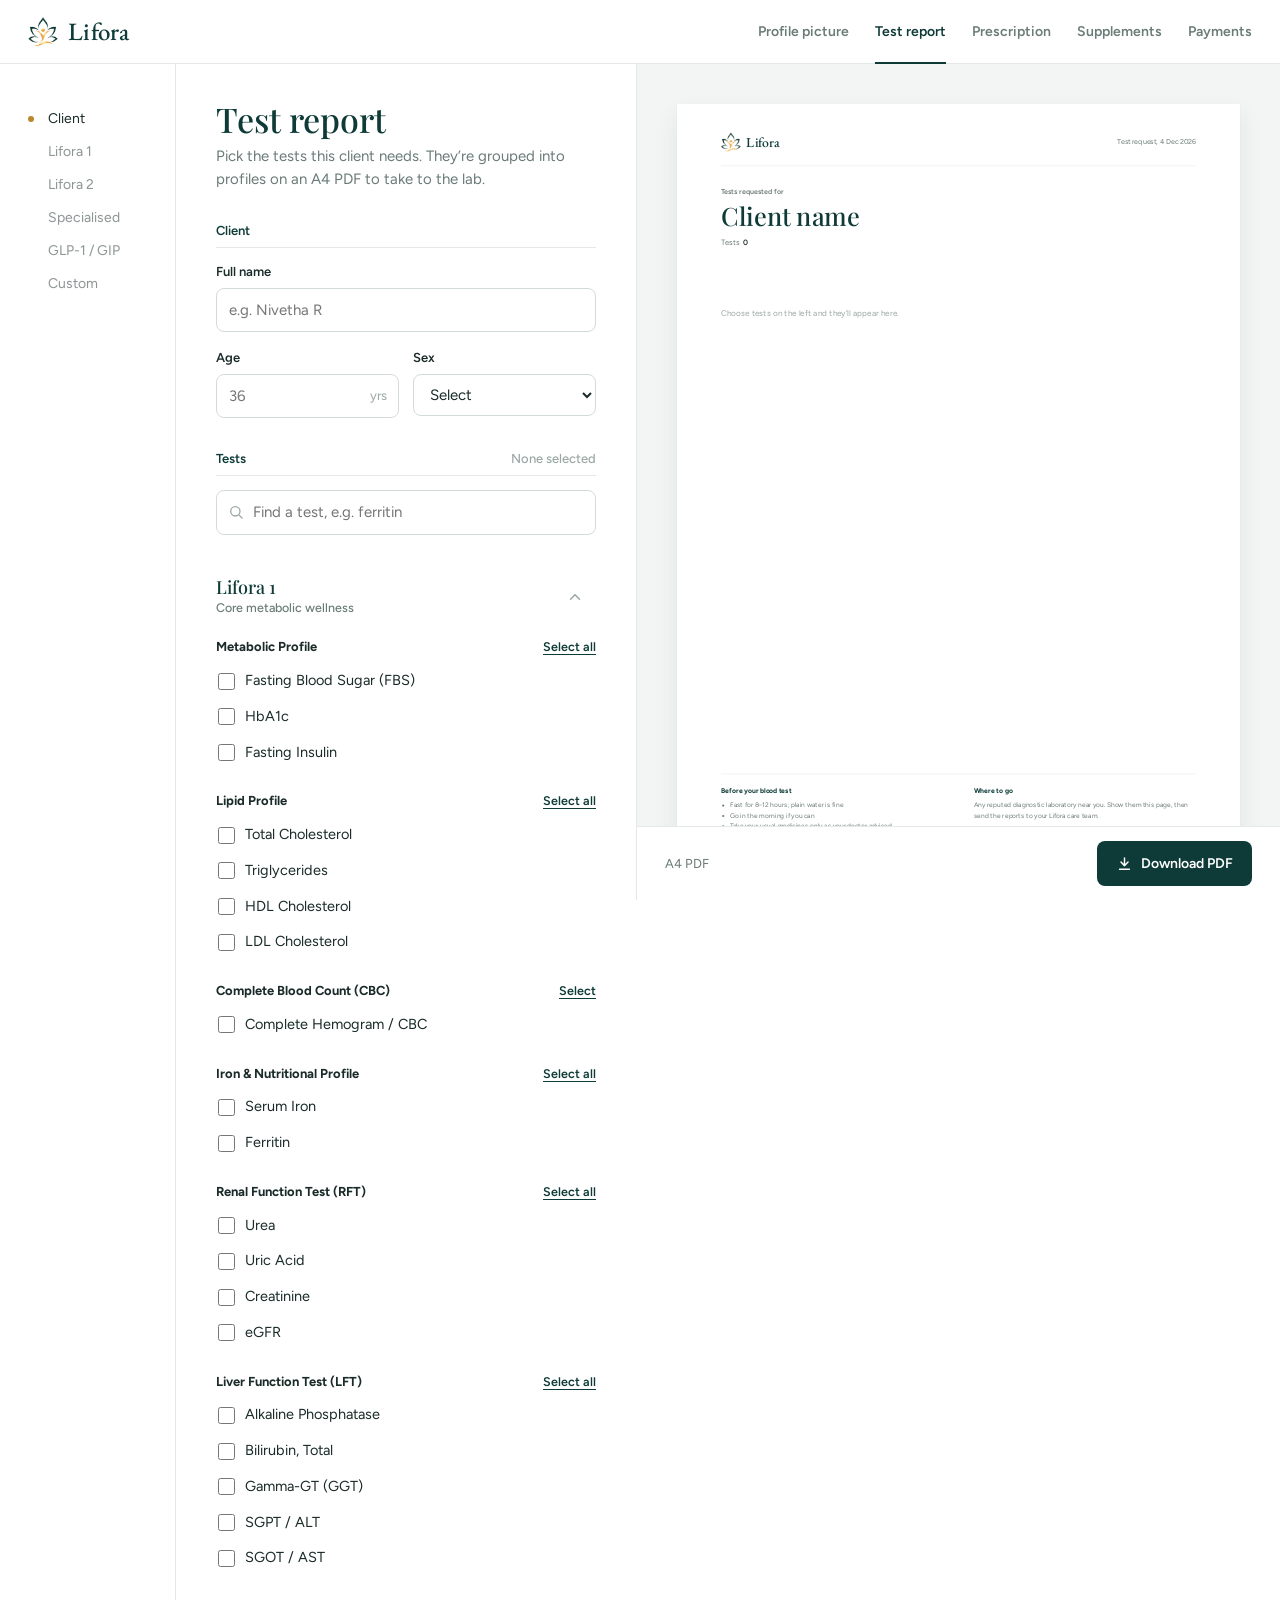
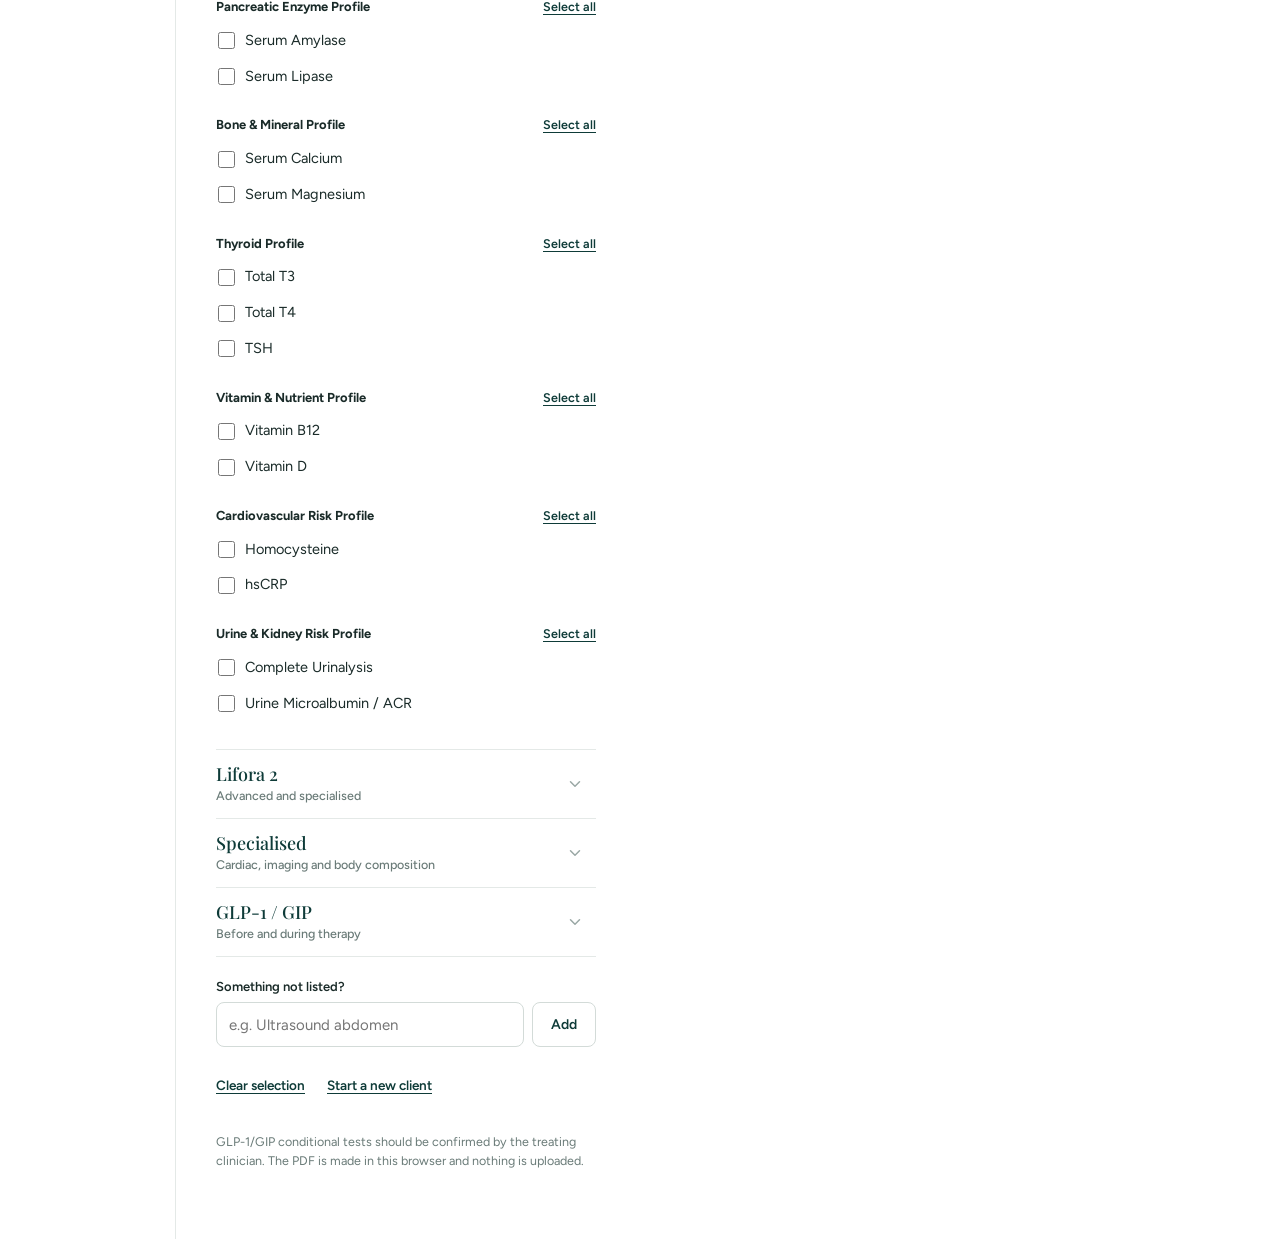
<file: report/index.html>
<!doctype html>
<html lang="en">
<head>
<meta charset="utf-8">
<meta name="viewport" content="width=device-width,initial-scale=1,viewport-fit=cover">
<title>Investigation Report · Lifora</title>
<meta name="robots" content="noindex,nofollow">
<meta name="theme-color" content="#ffffff">
<link rel="icon" href="../assets/img/favicon.png" type="image/png">
<link rel="preload" href="../assets/fonts/eb-garamond-latin-500-normal.woff2" as="font" type="font/woff2" crossorigin>
<link rel="stylesheet" href="../assets/css/base.css">
<link rel="stylesheet" href="../assets/css/report.css">
</head>
<body>
<header class="bar">
  <a class="brand" href="../"><img src="../assets/img/emblem-sm.webp" alt="" width="30" height="28"><span>Lifora</span></a>
  <nav class="tabs" aria-label="Tools">
    <a href="../profile/">Profile picture</a>
    <a href="./" aria-current="page">Test report</a>
    <a href="../prescription/">Prescription</a>
    <a href="../supplements/">Supplements</a>
    <a href="../payments/">Payments</a>
  </nav>
</header>

<main class="studio with-rail">
  <nav class="rail-col" aria-label="Jump to section"><ul class="bounce" id="rail"></ul></nav>

  <section class="form-col" aria-label="Report details">
    <h1 class="form-title">Test report</h1>
    <p class="form-lede">Pick the tests this client needs. They’re grouped into profiles on an A4 PDF to take to the lab.</p>

    <div class="group" id="secClient">
      <h2>Client</h2>
      <div class="fields">
        <div class="f wide" id="nameField">
          <label for="name">Full name</label>
          <input id="name" autocomplete="off" placeholder="e.g. Nivetha R">
          <div class="error">Add the client’s name. It’s printed on every page.</div>
        </div>
        <div class="f">
          <label for="age">Age</label>
          <div class="unit"><input id="age" type="number" inputmode="numeric" min="0" max="120" placeholder="36"><span>yrs</span></div>
        </div>
        <div class="f">
          <label for="sex">Sex</label>
          <select id="sex"><option value="">Select</option><option>Male</option><option>Female</option><option>Other</option></select>
        </div>
      </div>
    </div>

    <div class="group">
      <h2>Tests <span class="hint" id="selCount"><span id="selNum" hidden></span><span id="selWord">None selected</span></span></h2>
      <div class="search">
        <svg viewBox="0 0 24 24" fill="none" stroke="currentColor" stroke-width="2" stroke-linecap="round" aria-hidden="true"><circle cx="11" cy="11" r="7"/><path d="M21 21l-4.3-4.3"/></svg>
        <input id="testSearch" type="search" placeholder="Find a test, e.g. ferritin" aria-label="Find a test">
      </div>
      <div class="search-count" id="searchCount" aria-live="polite"></div>
      <div id="packages"></div>

      <div class="custom" id="secCustom">
        <label for="customTest" class="custom-label">Something not listed?</label>
        <div class="custom-row">
          <input id="customTest" placeholder="e.g. Ultrasound abdomen">
          <button class="btn btn-line" id="addCustom" type="button">Add</button>
        </div>
        <div class="custom-list" id="customList"></div>
      </div>
      <p style="margin-top:18px;display:flex;gap:22px;flex-wrap:wrap">
        <button class="linkbtn" id="clearAll" type="button">Clear selection</button>
        <button class="linkbtn" id="resetBtn" type="button">Start a new client</button>
      </p>
    </div>

    <p class="privacy">GLP-1/GIP conditional tests should be confirmed by the treating clinician. The PDF is made in this browser and nothing is uploaded.</p>
  </section>

  <section class="preview" aria-label="Preview">
    <div class="stage" id="stage">
      <div class="scaler" id="scaler"><div class="pages" id="pagesRoot"></div></div>
    </div>
    <div class="preview-foot">
      <div class="status" id="status" aria-live="polite"></div>
      <div class="acts">
        <button class="btn btn-line" id="shareBtn" type="button" hidden><span data-icon="share"></span>Share</button>
        <button class="btn btn-primary" id="pdfBtn" type="button"><span data-icon="download"></span>Download PDF</button>
      </div>
    </div>
  </section>
</main>
<script type="module" src="../assets/js/report.js"></script>
</body>
</html>
</file>
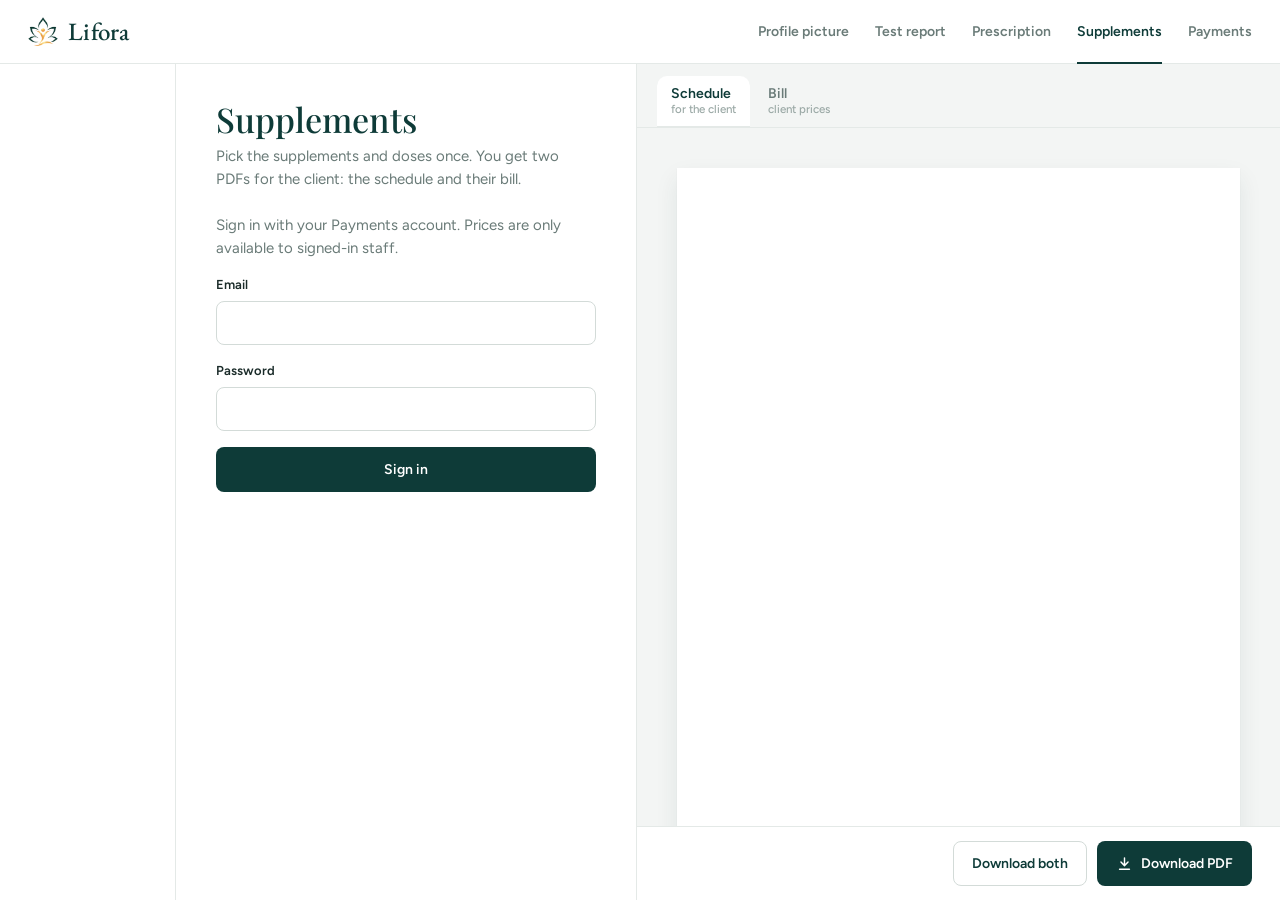
<file: supplements/index.html>
<!doctype html>
<html lang="en">
<head>
<meta charset="utf-8">
<meta name="viewport" content="width=device-width,initial-scale=1,viewport-fit=cover">
<title>Supplements · Lifora</title>
<meta name="robots" content="noindex,nofollow">
<meta name="theme-color" content="#ffffff">
<link rel="icon" href="../assets/img/favicon.png" type="image/png">
<link rel="preload" href="../assets/fonts/eb-garamond-latin-500-normal.woff2" as="font" type="font/woff2" crossorigin>
<link rel="stylesheet" href="../assets/css/base.css">
<link rel="stylesheet" href="../assets/css/rx.css">
<link rel="stylesheet" href="../assets/css/sup.css">
</head>
<body>
<header class="bar">
  <a class="brand" href="../"><img src="../assets/img/emblem-sm.webp" alt="" width="30" height="28"><span>Lifora</span></a>
  <nav class="tabs" aria-label="Tools">
    <a href="../profile/">Profile picture</a>
    <a href="../report/">Test report</a>
    <a href="../prescription/">Prescription</a>
    <a href="./" aria-current="page">Supplements</a>
    <a href="../payments/">Payments</a>
  </nav>
</header>

<main class="studio with-rail">
  <nav class="rail-col" aria-label="Jump to section"><ul class="bounce" id="rail"></ul></nav>
  <section class="form-col" aria-label="Supplement details">
    <h1 class="form-title">Supplements</h1>
    <p class="form-lede">Pick the supplements and doses once. You get two PDFs for the client: the schedule and their bill.</p>

    <form id="signin" class="fields" style="grid-template-columns:1fr;margin-top:24px" hidden novalidate>
      <p class="co-muted" style="margin:0">Sign in with your Payments account. Prices are only available to signed-in staff.</p>
      <div class="f"><label for="email">Email</label><input id="email" name="email" type="email" autocomplete="username" required></div>
      <div class="f"><label for="password">Password</label><input id="password" name="password" type="password" autocomplete="current-password" required></div>
      <button class="btn btn-primary" type="submit">Sign in</button>
      <p class="f"><span class="error" id="signinErr" style="display:block"></span></p>
    </form>

    <div id="appLoading" class="logo-loader-host" hidden></div>

    <div id="app" hidden>
      <div class="group" id="secClient">
        <h2>Client</h2>
        <div class="fields">
          <div class="f wide" id="nameField"><label for="cName">Client name</label><input id="cName" autocomplete="off"><div class="error">Add the client’s name.</div></div>
          <div class="f"><label for="cAge">Age</label><div class="unit"><input id="cAge" type="number" inputmode="numeric" min="0" max="120"><span>yrs</span></div></div>
          <div class="f"><label for="cSex">Sex</label><select id="cSex"><option value="">Select</option><option>Male</option><option>Female</option><option>Other</option></select></div>
          <div class="f"><label for="cDate">Date</label><input id="cDate" type="date"></div>
          <div class="f"><label for="cPhone">WhatsApp <span class="count">for the bill</span></label><input id="cPhone" inputmode="tel" autocomplete="off"></div>
          <div class="f wide"><label for="cAddress">Delivery address <span class="count">for the supplier</span></label><textarea id="cAddress" class="short" autocomplete="off"></textarea></div>
        </div>
      </div>

      <div class="group" id="secDoctor">
        <h2>Doctor</h2>
        <div class="fields">
          <div class="f wide"><label for="docName">Doctor’s name</label><input id="docName" list="docList" autocomplete="off" placeholder="Dr. Full Name"><datalist id="docList"></datalist></div>
          <div class="f"><label for="docQual">Qualification</label><input id="docQual" autocomplete="off" placeholder="e.g. MBBS"></div>
          <div class="f"><label for="docReg">Registration no.</label><input id="docReg" autocomplete="off" placeholder="e.g. TNMC-000000"></div>
        </div>
      </div>

      <div class="group" id="secDays">
        <h2>Duration</h2>
        <div class="seg" role="radiogroup" aria-label="Duration" id="daySeg">
          <button type="button" role="radio" data-days="30">30 days</button>
          <button type="button" role="radio" data-days="90">90 days</button>
          <span class="seg-custom"><input id="days" type="number" inputmode="numeric" min="1" max="365" aria-label="Number of days"><span>days</span></span>
        </div>
        <p class="help" style="font-size:12.5px;color:var(--muted);margin:8px 0 0">Bottles are worked out from the daily doses and the number of days. You can change any of them.</p>
      </div>

      <div class="group" id="secSups">
        <h2>Supplements <span class="hint" id="supCount"></span></h2>
        <div class="search">
          <svg viewBox="0 0 24 24" fill="none" stroke="currentColor" stroke-width="2" stroke-linecap="round" aria-hidden="true"><circle cx="11" cy="11" r="7"/><path d="M21 21l-4.3-4.3"/></svg>
          <input id="supSearch" type="search" placeholder="Find a supplement" aria-label="Find a supplement" autocomplete="off">
        </div>
        <div class="cat" id="catalogue" aria-label="Catalogue"></div>
        <div class="pack-all" id="packAll" hidden>
          <span>Switch all bottles</span>
          <div class="packs" role="radiogroup" aria-label="Bottle size for every supplement that comes in both">
            <button type="button" role="radio" data-pack="30s" aria-checked="false">All 30s</button><button type="button" role="radio" data-pack="60s" aria-checked="false">All 60s</button>
          </div>
        </div>
        <ol class="sup-rows" id="rows"></ol>
        <button class="btn btn-line" id="addCustom" type="button">Add something not in the list</button>
        <p class="sup-total">Bill total <b id="billTotal"></b></p>
      </div>

      <div class="group" id="secInstr">
        <h2>Client instructions</h2>
        <div class="f"><label for="instructions">Printed on the schedule <span class="count">one per line</span></label><textarea id="instructions" rows="6"></textarea></div>
      </div>

      <p class="privacy">The schedule has no prices and the bill shows client prices only. The internal cost sheet is never downloaded here: it’s saved privately for Lifora when you download the bill or create its payment link.</p>
      <p style="display:flex;gap:22px;flex-wrap:wrap"><button class="linkbtn" id="resetBtn" type="button">Start a new client</button><button class="linkbtn" id="signout" type="button">Sign out</button></p>
    </div>
  </section>

  <section class="preview" aria-label="Preview">
    <div class="doc-tabs" role="tablist" aria-label="Document">
      <button role="tab" data-doc="schedule" aria-selected="true">Schedule <small>for the client</small></button>
      <button role="tab" data-doc="bill" aria-selected="false">Bill <small>client prices</small></button>
    </div>
    <div class="stage" id="stage">
      <div class="scaler" id="scaler"><div class="pages" id="pagesRoot"></div></div>
    </div>
    <div class="preview-foot">
      <div class="status" id="status" aria-live="polite"></div>
      <div class="acts">
        <button class="btn btn-line" id="payBtn" type="button" hidden>Create payment link</button>
        <button class="btn btn-line" id="allBtn" type="button">Download both</button>
        <button class="btn btn-primary" id="pdfBtn" type="button"><span data-icon="download"></span>Download PDF</button>
      </div>
    </div>
    <div class="pay-result" id="payResult" hidden></div>
  </section>
</main>
<script type="module" src="../assets/js/supplements.js"></script>
</body>
</html>
</file>
<file: assets/css/base.css>
/* ==========================================================================
   Lifora Studio — shared tokens and shell (minimal)
   Teal + gold from the lotus emblem, on white. Playfair Display for headings,
   Figtree for everything you read or type. The client's information is the
   loudest thing on every screen; the brand stays small.
   ========================================================================== */
@font-face{font-family:"Playfair Display";src:url("../fonts/playfair-display-latin-400-normal.woff2") format("woff2");font-weight:400;font-style:normal;font-display:swap}
@font-face{font-family:"Playfair Display";src:url("../fonts/playfair-display-latin-500-normal.woff2") format("woff2");font-weight:500;font-style:normal;font-display:swap}
@font-face{font-family:"Playfair Display";src:url("../fonts/playfair-display-latin-600-normal.woff2") format("woff2");font-weight:600;font-style:normal;font-display:swap}
@font-face{font-family:"Playfair Display";src:url("../fonts/playfair-display-latin-400-italic.woff2") format("woff2");font-weight:400;font-style:italic;font-display:swap}
@font-face{font-family:"EB Garamond";src:url("../fonts/eb-garamond-latin-500-normal.woff2") format("woff2");font-weight:500;font-style:normal;font-display:swap}
@font-face{font-family:"EB Garamond";src:url("../fonts/eb-garamond-latin-400-italic.woff2") format("woff2");font-weight:400;font-style:italic;font-display:swap}
@font-face{font-family:"Figtree";src:url("../fonts/figtree-latin-400-normal.woff2") format("woff2");font-weight:400;font-display:swap}
@font-face{font-family:"Figtree";src:url("../fonts/figtree-latin-500-normal.woff2") format("woff2");font-weight:500;font-display:swap}
@font-face{font-family:"Figtree";src:url("../fonts/figtree-latin-600-normal.woff2") format("woff2");font-weight:600;font-display:swap}
@font-face{font-family:"Figtree";src:url("../fonts/figtree-latin-700-normal.woff2") format("woff2");font-weight:700;font-display:swap}
@font-face{font-family:"Figtree";src:url("../fonts/figtree-latin-800-normal.woff2") format("woff2");font-weight:800;font-display:swap}

:root{
  --teal:#0e3b38;
  --teal-2:#1d5752;
  --ink:#1a2b29;
  --muted:#6a7b78;
  --faint:#9aa8a5;
  --line:#e4e9e7;
  --line-2:#d3dbd8;
  --mist:#f3f5f4;
  --paper:#ffffff;
  --gold:#b8892e;
  --alert:#b4462f;

  --serif:"Playfair Display",Georgia,"Times New Roman",serif;
  --brandface:"EB Garamond",Garamond,Georgia,serif;   /* the name "Lifora", as in the logo */
  --sans:"Figtree",system-ui,-apple-system,"Segoe UI",Roboto,Arial,sans-serif;
  --focus:0 0 0 3px color-mix(in srgb,var(--teal) 22%,transparent);
}
*{box-sizing:border-box}
[hidden]{display:none!important}
html{-webkit-text-size-adjust:100%}
body{margin:0;background:var(--paper);color:var(--ink);font:15px/1.5 var(--sans);-webkit-font-smoothing:antialiased}
button,input,select,textarea{font:inherit;color:inherit}
:focus-visible{outline:none;box-shadow:var(--focus)}
a{color:inherit}

/* ---------- top bar ---------- */
.bar{display:flex;align-items:center;justify-content:space-between;gap:16px;height:64px;padding:0 28px;border-bottom:1px solid var(--line);background:var(--paper);position:sticky;top:0;z-index:10}
.brand{display:flex;align-items:center;gap:10px;text-decoration:none;color:var(--teal)}
.brand img{width:30px;height:auto;display:block}
.brand span{font:500 25px/1 var(--brandface);letter-spacing:.01em}
.tabs{display:flex;gap:26px;height:100%}
.tabs a{display:flex;align-items:center;font-size:14px;font-weight:600;color:var(--muted);text-decoration:none;border-bottom:2px solid transparent;margin-bottom:-1px}
.tabs a:hover{color:var(--teal)}
.tabs a[aria-current="page"]{color:var(--teal);border-bottom-color:var(--teal)}

/* ---------- studio: form | preview ---------- */
.studio{display:grid;grid-template-columns:minmax(340px,460px) minmax(0,1fr);min-height:calc(100dvh - 64px)}
.form-col{padding:36px 40px 56px;min-width:0}
.form-title{font:500 34px/1.15 var(--serif);color:var(--teal);margin:0 0 6px}
.form-lede{color:var(--muted);margin:0;max-width:44ch}

.group{margin-top:34px}
.group > h2{font:600 13px/1 var(--sans);color:var(--teal);margin:0 0 14px;display:flex;justify-content:space-between;align-items:baseline;gap:10px;padding-bottom:10px;border-bottom:1px solid var(--line)}
.group > h2 .hint{font-weight:500;color:var(--faint)}

.fields{display:grid;grid-template-columns:1fr 1fr;gap:16px 14px}
.fields .wide{grid-column:1/-1}
.f label,.f .label{display:flex;justify-content:space-between;align-items:baseline;font-size:13px;font-weight:600;color:var(--ink);margin-bottom:6px}
.f .count{font-weight:500;font-size:11.5px;color:var(--faint);font-variant-numeric:tabular-nums}
.f .count.near{color:var(--gold)}
.f input,.f select,.f textarea{width:100%;background:var(--paper);border:1px solid var(--line-2);border-radius:8px;padding:10px 12px;font-size:15px;transition:border-color .15s}
.f textarea{resize:vertical;min-height:88px;line-height:1.45}
.f textarea.short{min-height:52px}
.f input:hover,.f select:hover,.f textarea:hover{border-color:#b9c4c1}
.f input:focus,.f select:focus,.f textarea:focus{border-color:var(--teal);outline:none;box-shadow:var(--focus)}
.f .help{font-size:12.5px;color:var(--muted);margin-top:6px;line-height:1.4}
.f .error{font-size:12.5px;color:var(--alert);margin-top:6px;display:none}
.f.invalid input{border-color:var(--alert)}
.f.invalid .error{display:block}
.unit{position:relative}
.unit input{padding-right:44px}
.unit span{position:absolute;right:12px;top:50%;transform:translateY(-50%);font-size:13px;color:var(--faint);pointer-events:none}
.derived{display:flex;align-items:center;gap:8px;border:1px dashed var(--line-2);border-radius:8px;padding:10px 12px;font-size:13px;color:var(--muted);min-height:44px}
.derived b{font-size:16px;color:var(--teal);font-variant-numeric:tabular-nums}

.privacy{font-size:12.5px;color:var(--muted);line-height:1.55;margin-top:36px;max-width:46ch}
.linkbtn{background:none;border:0;padding:0;color:var(--teal);font-weight:600;font-size:13.5px;text-decoration:underline;text-underline-offset:3px;cursor:pointer}

/* ---------- buttons ---------- */
.btn{display:inline-flex;align-items:center;justify-content:center;gap:8px;border:1px solid transparent;border-radius:8px;padding:11px 18px;font-weight:600;font-size:14px;cursor:pointer;text-decoration:none;white-space:nowrap;transition:background .15s,border-color .15s}
.btn:disabled{opacity:.5;cursor:not-allowed}
.btn svg{width:17px;height:17px;flex:none}
.btn-primary{background:var(--teal);color:#fff}
.btn-primary:hover{background:var(--teal-2)}
.btn-line{background:var(--paper);color:var(--teal);border-color:var(--line-2)}
.btn-line:hover{border-color:var(--teal)}
.spinner{width:15px;height:15px;border-radius:50%;border:2px solid currentColor;border-right-color:transparent;animation:spin .7s linear infinite;display:none}
.busy .spinner{display:inline-block}
.busy .btn-icon{display:none}
@keyframes spin{to{transform:rotate(360deg)}}

/* ---------- preview ---------- */
.preview{background:var(--mist);border-left:1px solid var(--line);position:sticky;top:64px;height:calc(100dvh - 64px);display:grid;grid-template-rows:1fr auto;min-width:0}
.stage{overflow:auto;display:flex;align-items:flex-start;justify-content:center;padding:40px;min-height:0}
.preview-foot{display:flex;align-items:center;gap:12px;padding:14px 28px;border-top:1px solid var(--line);background:var(--paper)}
.preview-foot .status{font-size:13px;color:var(--muted);flex:1;min-width:0}
.preview-foot .status.warn{color:var(--alert)}
.preview-foot .acts{display:flex;gap:10px;margin-left:auto}

/* ---------- toast ---------- */
.toast{position:fixed;left:50%;bottom:24px;transform:translate(-50%,12px);opacity:0;background:var(--teal);color:#fff;padding:11px 16px;border-radius:10px;font-size:13.5px;font-weight:600;box-shadow:0 10px 30px #0003;transition:opacity .2s,transform .2s;z-index:50;max-width:calc(100vw - 32px);pointer-events:none}
.toast.show{opacity:1;transform:translate(-50%,0);pointer-events:auto}
.toast button{background:none;border:0;color:#f1d9a6;font-weight:700;text-decoration:underline;cursor:pointer;margin-left:8px;padding:0}

/* ---------- responsive ---------- */
@media (max-width:980px){
  .bar{padding:0 16px}
  .tabs{gap:18px;overflow-x:auto;scrollbar-width:none;min-width:0;flex:1;justify-content:flex-start;margin-left:12px}
  .tabs a{white-space:nowrap}
  .studio{grid-template-columns:minmax(0,1fr)}
  .preview{position:relative;top:0;height:auto;order:-1;border-left:0;border-bottom:1px solid var(--line);display:block}
  .stage{padding:20px 16px}
  .form-col{padding:28px 16px 40px}
  .preview-foot{position:fixed;left:0;right:0;bottom:0;z-index:20;padding:12px 16px calc(12px + env(safe-area-inset-bottom));box-shadow:0 -6px 20px #0e3b3814}
  .preview-foot .status{display:none}
  .preview-foot .acts{width:100%}
  .preview-foot .acts .btn{flex:1}
  body{padding-bottom:76px}
}
@media (max-width:420px){.brand span{display:none}}
@media (prefers-reduced-motion:reduce){*{transition:none!important;animation:none!important}}

/* ---------- dynamic button (see dynamicButton() in common.js) ---------- */
.dyn{position:relative;overflow:hidden;white-space:nowrap;transition:width .26s cubic-bezier(.23,1,.32,1),background .15s cubic-bezier(.23,1,.32,1),border-color .15s,color .15s,transform .15s cubic-bezier(.23,1,.32,1)}
.dyn:active:not(:disabled){transform:scale(.97)}
.dyn:disabled{opacity:1;cursor:progress}
.dyn-in{position:relative;display:inline-flex;align-items:center;gap:8px}
.dyn-ico,.dyn-txt{position:relative;display:inline-grid;overflow:hidden}
.dyn-ico{width:17px;height:17px;flex:none}
.dyn-ico[hidden]{display:none!important}
.dyn-item{grid-area:1/1;display:flex;align-items:center;justify-content:center}
.dyn-ico .dyn-item svg{width:17px;height:17px}
.dyn-enter{animation:dyn-enter .18s cubic-bezier(.23,1,.32,1)}
.dyn-leave{animation:dyn-leave .18s cubic-bezier(.23,1,.32,1) forwards}
@keyframes dyn-enter{from{opacity:0;transform:translateY(8px)}}
@keyframes dyn-leave{to{opacity:0;transform:translateY(-8px)}}
.dyn-measure{position:absolute;left:0;top:0;display:inline-flex;align-items:center;gap:8px;visibility:hidden;pointer-events:none}
.dyn-ico-m{display:inline-flex;width:17px;height:17px}
.dyn-spin{animation:spin .8s linear infinite}
.linkbtn.dyn{padding:0}

/* ---------- animated counter (see counter.js) ---------- */
.sr-only{position:absolute;width:1px;height:1px;padding:0;margin:-1px;overflow:hidden;clip:rect(0,0,0,0);white-space:nowrap;border:0}
.ctr{display:inline-flex;align-items:center;font-variant-numeric:tabular-nums;vertical-align:bottom}
.ctr-vis{position:relative;display:inline-flex;align-items:center;user-select:none}
.ctr-fx,.ctr-m{display:inline-block}
.ctr-d{position:relative;display:inline-grid;overflow:hidden;height:1.5em;line-height:1.5;
  -webkit-mask-image:linear-gradient(to bottom,rgba(0,0,0,0) 0%,rgba(0,0,0,.06) 5.5%,rgba(0,0,0,.5) 11%,rgba(0,0,0,.94) 16.5%,#000 22%,#000 78%,rgba(0,0,0,.94) 83.5%,rgba(0,0,0,.5) 89%,rgba(0,0,0,.06) 94.5%,rgba(0,0,0,0) 100%);
  mask-image:linear-gradient(to bottom,rgba(0,0,0,0) 0%,rgba(0,0,0,.06) 5.5%,rgba(0,0,0,.5) 11%,rgba(0,0,0,.94) 16.5%,#000 22%,#000 78%,rgba(0,0,0,.94) 83.5%,rgba(0,0,0,.5) 89%,rgba(0,0,0,.06) 94.5%,rgba(0,0,0,0) 100%)}
.ctr-sz{grid-area:1/1;visibility:hidden}
.ctr-st{position:absolute;left:0;right:0;top:0;will-change:transform}
.ctr-st>span{display:flex;align-items:center;justify-content:center;height:1.5em}

/* ---------- bounce sidebar (see rail.js) ---------- */
.rail-col{display:none}
@media (min-width:1280px){
  .studio.with-rail{grid-template-columns:176px minmax(340px,460px) minmax(0,1fr)}
  .rail-col{display:block;border-right:1px solid var(--line);padding:40px 12px 40px 20px}
  .rail-col .bounce{position:sticky;top:104px}
}
.bounce{position:relative;list-style:none;margin:0;padding:0 0 0 24px;display:flex;flex-direction:column;gap:4px}
.bounce-dot{position:absolute;left:8px;top:0;width:6px;height:6px;border-radius:50%;background:var(--gold);opacity:0;transition:opacity .15s;will-change:transform}
.bounce.ready .bounce-dot{opacity:1}
.bounce-item{display:flex;width:100%;align-items:center;padding:4px;border:0;background:none;border-radius:8px;text-align:left;font-size:14px;color:color-mix(in srgb,var(--ink) 50%,transparent);cursor:pointer;transition:color .2s;text-decoration:none}
.bounce-item:hover{color:var(--ink)}
.bounce-item[data-active="true"]{color:var(--ink)}
.bounce-heading{padding:28px 4px 4px;font-size:11px;font-weight:600;letter-spacing:.14em;text-transform:uppercase;color:var(--gold)}
.bounce-heading:first-child{padding-top:0}
.with-rail .group{scroll-margin-top:84px}

/* ---------- logo trace loader (see logo-loader.js) ---------- */
@keyframes logo-trace-loader-loop { to { stroke-dashoffset: -1; } }
.logo-loader{display:block;color:var(--teal);overflow:visible}
.logo-loader-host{display:grid;place-items:center;min-height:140px;padding:24px 0}
</file>
<file: assets/css/rx.css>
/* ==========================================================================
   Prescription tool — form pieces + the A4 page (1024 × 1448, true A4 ratio).
   Layout follows Lifora's printed prescription: logo left, doctor right,
   client block, Rx table, advice, review date, signature bottom right.
   ========================================================================== */

/* ---------- form ---------- */
.presets{display:flex;gap:8px;flex-wrap:wrap;margin-bottom:12px}
.preset{border:1px solid var(--line-2);background:var(--paper);border-radius:999px;padding:6px 12px;font-size:13px;font-weight:600;color:var(--teal);cursor:pointer}
.preset:hover{border-color:var(--teal)}
.preset::before{content:'+ '}
.rx-rows{list-style:none;margin:0 0 12px;padding:0;display:grid;gap:12px;counter-reset:rx}
.rx-row{position:relative;border:1px solid var(--line);border-radius:12px;padding:14px 14px 12px 40px;background:var(--paper)}
.rx-row::before{counter-increment:rx;content:counter(rx);position:absolute;left:14px;top:14px;font:600 15px var(--serif);color:var(--teal)}
.rx-row .fields{gap:10px}
.rx-row label{font-size:12px}
.rx-row input,.rx-row select{padding:8px 10px;font-size:14px}
.rx-row-acts{display:flex;justify-content:flex-end;gap:16px;margin-top:8px}
.rx-row-acts .linkbtn{font-size:12.5px}
.sig-row{display:flex;align-items:center;gap:14px;flex-wrap:wrap}
.sig-btn{cursor:pointer;padding:8px 14px;font-size:13px}
#sigThumb{max-height:40px;max-width:140px;border:1px solid var(--line);border-radius:6px;background:#fff;padding:2px}
.review-quick{display:flex;gap:14px;align-items:center;min-height:44px}
.review-quick .linkbtn{font-size:13px}

/* ---------- preview ---------- */
.scaler{flex:none;position:relative}
.pages{width:1024px;transform-origin:top left}
.page{position:relative;width:1024px;height:1448px;background:#fff;overflow:hidden;box-shadow:0 1px 2px #0e3b3814,0 18px 40px #0e3b3816;font-family:var(--sans);color:#1a2b29;-webkit-font-smoothing:antialiased}
.exporting .pages{transform:none!important}
.exporting .page{box-shadow:none}

/* ---------- the page ---------- */
.rx-page{padding:64px 84px 0}
.rx-head{display:flex;justify-content:space-between;align-items:flex-start;padding-bottom:30px;border-bottom:1.5px solid #e4e9e7}
.rx-mark{display:flex;flex-direction:column;align-items:center;width:240px}
.rx-mark img{width:184px;height:auto;display:block}
.rx-mark .tag{display:flex;align-items:center;gap:10px;margin-top:8px;font:italic 400 19px var(--brandface);color:#0e3b38;white-space:nowrap}
.rx-mark .tag::before,.rx-mark .tag::after{content:'';width:26px;height:1px;background:#b8892e}
.rx-doc{text-align:right;padding-top:6px}
.rx-doc b{display:block;font-size:23px;font-weight:700;color:#1a2b29}
.rx-doc span{display:block;font-size:16.5px;color:#6a7b78;margin-top:6px}
.rx-pt{display:grid;grid-template-columns:1fr auto;gap:12px 40px;margin-top:32px;font-size:17.5px}
.rx-pt p{margin:0}
.rx-pt .r{text-align:right}
.rx-pt b{font-weight:700}
.rx-dx{margin:28px 0 0;font-size:17.5px;line-height:1.5}
.rx-dx b{font-weight:700}
.rx-symbol{font:italic 600 60px/1 var(--serif);color:#0e3b38;margin:40px 0 8px}
.rx-table{width:100%;border-collapse:collapse;font-size:17.5px}
.rx-table th{text-align:left;font-size:15px;font-weight:600;color:#6a7b78;padding:0 12px 12px 0;border-bottom:2px solid #c9d2cf}
.rx-table td{padding:20px 12px 20px 0;border-bottom:1px solid #e4e9e7;vertical-align:top;line-height:1.45}
.rx-table td:first-child{font-weight:700;width:42%}
.rx-table td:nth-child(2){width:16%}
.rx-table td:nth-child(3){width:12%}
.rx-table .empty td{color:#9aa8a5;font-weight:400}
.rx-advice{margin-top:44px;font-size:17.5px}
.rx-advice h3{font-size:17.5px;font-weight:700;margin:0 0 10px}
.rx-advice ol{margin:0;padding-left:22px;line-height:1.75}
.rx-review{margin-top:22px;font-size:17.5px}
.rx-review b{font-weight:700}
.rx-sign{position:absolute;right:84px;bottom:84px;width:280px;text-align:center}
.rx-sign .sig{height:76px;display:flex;align-items:flex-end;justify-content:center;margin-bottom:6px}
.rx-sign .sig img{max-height:76px;max-width:220px}
.rx-sign .line{border-top:1.5px solid #6a7b78;padding-top:10px;font-size:17.5px;font-weight:700}
.rx-sign small{display:block;font-size:14px;color:#6a7b78;margin-top:4px;letter-spacing:.02em}

@media print{
  @page{size:A4;margin:0}
  body{padding:0}
  .bar,.form-col,.preview-foot,.toast{display:none!important}
  .studio{display:block}
  .preview{position:static;height:auto;background:none;border:0;display:block}
  .stage{padding:0;overflow:visible;display:block}
  .scaler{width:auto!important;height:auto!important}
  .pages{width:auto;transform:none!important}
  .page{box-shadow:none;margin:0 auto;zoom:.775;print-color-adjust:exact;-webkit-print-color-adjust:exact}
}
</file>
<file: assets/css/sup.css>
/* ==========================================================================
   Supplements tool — form pieces + the three documents (schedule, bill,
   internal). Letterhead and page base come from rx.css.
   ========================================================================== */
.co-muted{color:var(--muted)}

/* duration */
.seg{display:flex;gap:6px;align-items:center;flex-wrap:wrap}
.seg button{border:1px solid var(--line-2);background:var(--paper);border-radius:999px;padding:8px 14px;font-size:14px;font-weight:600;color:var(--muted);cursor:pointer}
.seg button[aria-checked="true"]{background:var(--teal);border-color:var(--teal);color:#fff}
.seg-custom{display:inline-flex;align-items:center;gap:6px;margin-left:6px;font-size:14px;color:var(--muted)}
.seg-custom input{width:76px;border:1px solid var(--line-2);border-radius:8px;padding:8px 10px;font-size:15px}
.seg-custom input:focus{border-color:var(--teal);outline:none;box-shadow:var(--focus)}

/* catalogue picker */
.search{position:relative;margin-bottom:10px}
.search svg{position:absolute;left:12px;top:50%;transform:translateY(-50%);width:16px;height:16px;color:var(--faint)}
.search input{width:100%;background:var(--paper);border:1px solid var(--line-2);border-radius:8px;padding:10px 12px 10px 36px;font-size:15px}
.search input:focus{border-color:var(--teal);outline:none;box-shadow:var(--focus)}
.cat{display:flex;flex-wrap:wrap;gap:6px;max-height:172px;overflow:auto;padding:2px;margin-bottom:16px}
.cat button{border:1px solid var(--line-2);background:var(--paper);border-radius:999px;padding:6px 12px;font-size:13px;font-weight:600;color:var(--teal);cursor:pointer}
.cat button:hover{border-color:var(--teal)}
.cat button[aria-pressed="true"]{background:#e7efe6;border-color:#cfdccf;color:var(--muted)}
.cat .none{font-size:13px;color:var(--muted);padding:6px 2px}

/* selected rows */
.sup-rows{list-style:none;margin:0 0 12px;padding:0;display:grid;gap:12px;counter-reset:sup}
.sup-row{position:relative;border:1px solid var(--line);border-radius:12px;padding:14px 14px 12px 40px;background:var(--paper)}
.sup-row::before{counter-increment:sup;content:counter(sup);position:absolute;left:14px;top:14px;font:600 15px var(--serif);color:var(--teal)}
.sup-row.local{background:#fbfaf6}
.sup-top{display:flex;justify-content:space-between;align-items:flex-start;gap:10px}
.sup-name{font-weight:700;font-size:15px}
.sup-name input{width:100%;border:1px solid var(--line-2);border-radius:8px;padding:8px 10px;font-size:15px;font-weight:600}
.packs{display:inline-flex;border:1px solid var(--line-2);border-radius:999px;overflow:hidden;flex:none}
.packs button{border:0;background:none;padding:4px 10px;font-size:12.5px;font-weight:600;color:var(--muted);cursor:pointer}
.packs button[aria-checked="true"]{background:var(--teal);color:#fff}
.pack-only{flex:none;font-size:12.5px;font-weight:600;color:var(--faint,#9aa8a5);padding:4px 10px;border:1px dashed var(--line-2);border-radius:999px}
.pack-all{display:flex;align-items:center;justify-content:space-between;gap:12px;margin:4px 0 12px;padding:10px 14px;border:1px solid var(--line);border-radius:12px;background:var(--paper)}
.pack-all>span{font-size:13.5px;font-weight:600;color:var(--muted)}
.sup-grid{display:grid;grid-template-columns:1fr 1fr;gap:10px 12px;margin-top:10px}
.sup-grid .wide{grid-column:1/-1}
.sup-grid label{display:block;font-size:12px;font-weight:600;color:var(--ink);margin-bottom:4px}
.sup-grid input,.sup-grid select{width:100%;border:1px solid var(--line-2);border-radius:8px;padding:8px 10px;font-size:14px;background:var(--paper)}
.sup-grid input:focus,.sup-grid select:focus{border-color:var(--teal);outline:none;box-shadow:var(--focus)}
.doses{display:grid;grid-template-columns:repeat(4,1fr);gap:6px}
.doses label{text-align:center;font-weight:500;color:var(--muted);font-size:11.5px}
.doses input{text-align:center;padding:8px 4px}
.bottles{display:flex;align-items:center;gap:8px}
.bottles input{width:72px}
.bottles .auto{font-size:12px;color:var(--muted)}
.money-line{display:flex;justify-content:space-between;font-size:13px;color:var(--muted);margin-top:10px;padding-top:10px;border-top:1px dashed var(--line)}
.money-line b{color:var(--ink);font-variant-numeric:tabular-nums}
.money-line .neg{color:var(--alert)}
.sup-acts{display:flex;justify-content:space-between;align-items:center;gap:12px;margin-top:10px;flex-wrap:wrap}
.sup-acts label{display:flex;align-items:center;gap:8px;font-size:13px;color:var(--ink)}
.sup-acts input{accent-color:var(--teal);width:16px;height:16px}
.sup-acts .linkbtn{font-size:12.5px}

/* document switcher above the preview */
.doc-tabs{display:flex;gap:4px;padding:12px 20px 0;border-bottom:1px solid var(--line);background:var(--mist)}
.doc-tabs button{border:0;background:none;padding:10px 14px;border-radius:10px 10px 0 0;font-size:14px;font-weight:600;color:var(--muted);cursor:pointer;display:flex;flex-direction:column;align-items:flex-start;line-height:1.2}
.doc-tabs button small{font-weight:500;font-size:11.5px;color:var(--faint)}
.doc-tabs button[aria-selected="true"]{background:var(--paper);color:var(--teal);box-shadow:0 -1px 0 var(--line) inset}
.preview{grid-template-rows:auto 1fr auto auto}
.pay-result{padding:12px 28px 16px;background:var(--paper);border-top:1px solid var(--line);font-size:13px}
.pay-result a{color:var(--teal);overflow-wrap:anywhere}
.pay-result .row{display:flex;gap:16px;margin-top:8px;flex-wrap:wrap}

/* ---------- documents ---------- */
.doc{--s:1}
.doc .rx-page{padding:64px 84px 0}
.doc-title{display:flex;align-items:baseline;justify-content:space-between;margin:32px 0 0}
.doc-title h2{font:italic 600 calc(40px*var(--s))/1 var(--serif);color:#0e3b38;margin:0}
.doc-title span{font-size:calc(15px*var(--s));color:#6a7b78}
.doc-pt{display:grid;grid-template-columns:1fr auto;gap:10px 40px;margin-top:22px;font-size:calc(16.5px*var(--s))}
.doc-pt p{margin:0}
.doc-pt .r{text-align:right}
.doc-pt b{font-weight:700}
.doc-table{width:100%;border-collapse:collapse;font-size:calc(15.5px*var(--s));margin-top:calc(26px*var(--s))}
.doc-table th{text-align:left;font-size:calc(13px*var(--s));font-weight:600;color:#6a7b78;padding:0 10px calc(10px*var(--s)) 0;border-bottom:2px solid #c9d2cf;vertical-align:bottom}
.doc-table td{padding:calc(12px*var(--s)) 10px calc(12px*var(--s)) 0;border-bottom:1px solid #e4e9e7;vertical-align:top;line-height:1.35}
.doc-table .num{text-align:right;font-variant-numeric:tabular-nums;white-space:nowrap}
.doc-table .mid{text-align:center;width:9%}
.doc-table th.num{text-align:right}
.doc-table th.mid{text-align:center}
.doc-table td.name{font-weight:700}
.doc-table td.name small{display:block;font-weight:500;color:#6a7b78;font-size:calc(13px*var(--s));margin-top:2px}
.doc-table .dose{font-weight:700;color:#0e3b38}
.doc-table .dash{color:#c3ccc9}
.doc-table tfoot td{border-bottom:0;font-weight:700;padding-top:calc(16px*var(--s))}
.doc-table tfoot .grand td{font-size:calc(19px*var(--s));color:#0e3b38;border-top:2px solid #c9d2cf}
.doc-table .neg{color:#b4462f}
.doc-note{font-size:calc(14px*var(--s));color:#6a7b78;margin:14px 0 0}
.doc-instr{margin-top:calc(30px*var(--s));font-size:calc(15px*var(--s))}
.doc-instr h3{font-size:calc(15.5px*var(--s));font-weight:700;margin:0 0 8px}
.doc-instr ol{margin:0;padding-left:22px;line-height:1.6}
.doc-empty td{color:#9aa8a5;font-weight:400!important}
.internal-tag{display:inline-block;background:#fbe9e5;color:#b4462f;font-weight:700;font-size:13px;letter-spacing:.04em;padding:6px 12px;border-radius:999px}
.bill-pay{display:flex;gap:22px;align-items:center;margin-top:30px;padding:18px 20px;border:1px solid #e4e9e7;border-radius:14px}
.bill-pay .qr{width:120px;height:120px;flex:none}
.bill-pay .qr svg{width:100%;height:100%;display:block}
.bill-pay p{margin:0;font-size:15px;line-height:1.5}
.bill-pay b{display:block;font-size:16px;color:#0e3b38;margin-bottom:4px}
.bill-pay span{color:#6a7b78;font-size:13.5px;overflow-wrap:anywhere}

/* cost sheet for the supply chain */
.cs-head{align-items:center}
.cs-supplier{font:500 64px/1 var(--brandface);color:#1a2b29;letter-spacing:.01em}
.cs-ship{display:grid;grid-template-columns:1fr 1fr;gap:10px 40px;margin-top:22px;padding:16px 18px;border:1px solid #e4e9e7;border-radius:12px;font-size:calc(15.5px*var(--s))}
.cs-ship div{display:flex;flex-direction:column;gap:2px}
.cs-ship div:last-child{grid-column:1/-1}
.cs-ship span{font-size:12.5px;color:#6a7b78}
.cs-ship b{font-weight:600;white-space:pre-line}
.doc-table tfoot .cs-sub td{font-weight:500;color:#3d4f4b;padding-top:calc(8px*var(--s));padding-bottom:calc(8px*var(--s))}
.doc-table tfoot .cs-sub:first-child td{border-top:2px solid #c9d2cf;padding-top:calc(16px*var(--s))}

/* cost sheet editor (admin) */
.cs-items{list-style:none;margin:0 0 10px;padding:0;display:grid;gap:8px}
.cs-item{display:grid;grid-template-columns:1fr 64px 96px auto;gap:8px;align-items:end;padding:10px;border:1px solid var(--line);border-radius:10px;background:var(--paper)}
.cs-item label{display:block;font-size:11.5px;font-weight:600;color:var(--muted);margin-bottom:3px}
.cs-item input{width:100%;border:1px solid var(--line-2);border-radius:8px;padding:7px 9px;font-size:14px}
.cs-item input:focus{border-color:var(--teal);outline:none;box-shadow:var(--focus)}
.cs-item .linkbtn{font-size:12.5px;padding-bottom:8px}
.cs-sum{display:grid;gap:4px;margin-top:12px;padding:12px 14px;background:var(--mist);border-radius:10px;font-size:14px}
.cs-sum div{display:flex;justify-content:space-between}
.cs-sum .net{font-weight:700;color:var(--teal);font-size:16px;border-top:1px solid var(--line-2);padding-top:6px;margin-top:2px}
.dirty{font-size:12.5px;color:var(--gold);font-weight:600}

.sup-total{display:flex;justify-content:space-between;align-items:center;margin:16px 0 0;padding:12px 14px;background:var(--mist);border-radius:10px;font-size:14px;color:var(--muted)}
.sup-total b{font-size:18px;color:var(--teal)}

.own-timing{margin-top:8px}
.dose-head{display:flex;align-items:center;justify-content:space-between;gap:10px;margin-bottom:6px}
.dose-head label{margin:0}
.doc-table td.dose-text{text-align:center;font-weight:600}
.sup-top .sup-name{flex:1;min-width:0}
.sup-name input{width:100%}
</file>
<file: assets/css/pay.css>
/* ==========================================================================
   Payments — public checkout + admin register. Builds on base.css tokens.
   ========================================================================== */

/* ---------- checkout (customer-facing, phone first) ---------- */
.checkout-body{background:var(--mist)}
.checkout{max-width:460px;margin:0 auto;padding:28px 16px 40px;min-height:100dvh;display:flex;flex-direction:column}
.co-brand{display:flex;align-items:center;justify-content:center;gap:10px;color:var(--teal);margin-bottom:22px}
.co-brand img{width:36px;height:auto}
.co-brand span{font:500 27px/1 var(--brandface)}
.co-card{background:var(--paper);border:1px solid var(--line);border-radius:16px;padding:28px 24px;box-shadow:0 1px 2px #0e3b380d,0 12px 32px #0e3b380f}
.co-for{margin:0;font-size:14px;color:var(--muted);font-weight:600}
.co-amount{margin:6px 0 4px;font:600 46px/1.1 var(--sans);letter-spacing:-.02em;color:var(--teal);font-variant-numeric:tabular-nums lining-nums}
.co-amount-sm{font-size:34px;margin:6px 0 10px}
.co-purpose{margin:0 0 24px;font:400 17px/1.4 var(--serif);color:var(--ink)}
.co-pay{width:100%;padding:16px 18px;font-size:16px;border-radius:12px}
.co-hint{font-size:12.5px;color:var(--muted);text-align:center;margin:10px 0 0}
.co-qr{display:flex;flex-direction:column;align-items:center;gap:8px;margin:22px 0 4px}
.qr{width:220px;height:220px;padding:12px;background:#fff;border:1px solid var(--line);border-radius:12px}
.qr svg{display:block;width:100%;height:100%}
.co-showqr{display:block;margin:16px auto 0}
.desk .co-qr{margin-top:4px}
.co-to{margin:26px 0 0;padding:16px 0 0;border-top:1px solid var(--line);display:grid;gap:10px}
.co-to div{display:flex;justify-content:space-between;gap:12px;font-size:14px}
.co-to dt{color:var(--muted)}
.co-to dd{margin:0;font-weight:600;text-align:right;overflow-wrap:anywhere}
.co-to .linkbtn{font-size:12.5px;margin-left:6px}
.co-ref{margin-top:24px;padding-top:20px;border-top:1px solid var(--line)}
.co-ref h2{font:600 15px var(--sans);color:var(--teal);margin:0 0 4px}
.co-ref .co-muted{font-size:13px;margin:0 0 12px}
.co-ref-row{display:flex;gap:8px}
.co-ref-row input{flex:1;min-width:0;border:1px solid var(--line-2);border-radius:8px;padding:10px 12px;font-size:16px;letter-spacing:.04em;text-transform:uppercase}
.co-ref-row input:focus{border-color:var(--teal);outline:none;box-shadow:var(--focus)}
.co-msg{font-size:13px;color:var(--muted);margin:8px 0 0;min-height:18px}
.co-msg.err{color:var(--alert)}
.co-safe{font-size:12px;color:var(--muted);line-height:1.5;margin:22px 0 0;padding:12px 14px;background:var(--mist);border-radius:10px}
.co-muted{color:var(--muted);margin:0}
.co-state{text-align:center}
.co-state h1{font:500 28px/1.2 var(--serif);color:var(--teal);margin:8px 0 8px}
.co-state .linkbtn{margin-top:18px}
.co-icon{width:56px;height:56px;border-radius:50%;margin:0 auto;display:grid;place-items:center}
.co-icon-ok{background:#e5f1ec}
.co-icon-ok::after{content:'';width:22px;height:12px;border-left:3px solid var(--teal);border-bottom:3px solid var(--teal);transform:rotate(-45deg) translate(2px,-2px)}
.co-icon-wait{background:#f6efe0}
.co-icon-wait::after{content:'';width:18px;height:18px;border:3px solid var(--gold);border-radius:50%;border-top-color:transparent}
.co-foot{margin-top:auto;padding-top:28px;text-align:center;font:italic 400 15px var(--brandface);color:var(--faint)}

/* ---------- admin register ---------- */
.pay-admin{max-width:1180px;margin:0 auto;padding:36px 28px 64px}
.signin{max-width:400px;margin:56px auto 0}
.signin .btn{width:100%;margin-top:18px}
.pay-grid{display:grid;grid-template-columns:minmax(320px,400px) minmax(0,1fr);gap:40px;align-items:start;margin-top:28px}
.pay-head{display:flex;justify-content:space-between;align-items:flex-end;gap:16px;flex-wrap:wrap}
.presets{display:flex;gap:8px;flex-wrap:wrap;margin-bottom:4px}
.preset{border:1px solid var(--line-2);background:var(--paper);border-radius:999px;padding:6px 12px;font-size:13px;font-weight:600;color:var(--teal);cursor:pointer}
.preset:hover{border-color:var(--teal)}
.result{margin-top:18px;padding:16px;border:1px solid var(--line);border-radius:12px;background:var(--mist)}
.result a{display:block;font-size:13px;overflow-wrap:anywhere;margin:6px 0 12px;color:var(--teal)}
.result .row{display:flex;gap:8px;flex-wrap:wrap}
.stats{display:grid;grid-template-columns:repeat(3,1fr);gap:1px;background:var(--line);border:1px solid var(--line);border-radius:12px;overflow:hidden}
.stats div{background:var(--paper);padding:14px 16px}
.stats>div>span{display:block;font-size:12.5px;color:var(--muted)}
.stats b{display:flex;font-size:20px;color:var(--teal);margin-top:2px;font-variant-numeric:tabular-nums}
.filters{display:flex;gap:4px;margin:22px 0 10px;flex-wrap:wrap}
.filters button{border:0;background:none;padding:7px 12px;border-radius:999px;font-size:13px;font-weight:600;color:var(--muted);cursor:pointer}
.filters button[aria-pressed="true"]{background:var(--teal);color:#fff}
.filters input{margin-left:auto;border:1px solid var(--line-2);border-radius:8px;padding:7px 10px;font-size:14px;min-width:0;width:200px}
.reqs{list-style:none;margin:0;padding:0;border-top:1px solid var(--line)}
.req{display:grid;grid-template-columns:1fr auto;gap:6px 16px;padding:16px 2px;border-bottom:1px solid var(--line)}
.req-name{font-weight:700}
.req-sub{font-size:13px;color:var(--muted)}
.req-amt{font-weight:700;font-variant-numeric:tabular-nums;text-align:right}
.req-acts{grid-column:1/-1;display:flex;gap:16px;flex-wrap:wrap;align-items:center}
.chip{display:inline-block;font-size:11.5px;font-weight:700;border-radius:999px;padding:2px 9px;margin-left:8px;vertical-align:1px}
.chip.pending{background:#f6efe0;color:#7a5a1d}
.chip.reported{background:#fff1d6;color:#8a5a00}
.chip.paid{background:#e5f1ec;color:#1d5752}
.chip.expired{background:var(--mist);color:var(--muted)}
.utr{font-size:12.5px;color:#8a5a00;background:#fff8e8;border-radius:6px;padding:3px 8px}
.empty{color:var(--muted);padding:24px 2px}
dialog{border:0;border-radius:16px;padding:24px;max-width:420px;width:calc(100% - 32px);box-shadow:0 24px 60px #0e3b3833}
dialog::backdrop{background:#0e3b3840}
dialog h2{font:500 22px/1.2 var(--serif);color:var(--teal);margin:0 0 6px}
dialog .acts{display:flex;justify-content:flex-end;gap:8px;margin-top:18px}
@media (max-width:900px){
  .pay-admin{padding:24px 16px 48px}
  .pay-grid{grid-template-columns:minmax(0,1fr);gap:32px}
  .filters input{width:100%;margin:6px 0 0}
}
.co-ref-row input::placeholder{text-transform:none;letter-spacing:0}
.result a.btn{display:inline-flex;color:#fff;margin:0;font-size:14px}
.co-apps{display:grid;grid-template-columns:repeat(3,1fr);gap:8px;margin-top:12px}
.co-app{display:flex;align-items:center;justify-content:center;min-height:44px;border:1px solid var(--line-2);border-radius:10px;font-size:13.5px;font-weight:600;color:var(--teal);text-decoration:none;background:var(--paper)}
.co-app:hover{border-color:var(--teal)}
.co-desk-hint{margin-top:14px}

/* ==========================================================================
   Receipt printer (paid state) — vanilla port of the ReceiptPrinter component.
   Stages on .rp[data-stage]: processing → printing → complete.
   ========================================================================== */
.rp-wrap{display:flex;flex-direction:column;align-items:center}
.rp{--r:24px;--inset:12px;position:relative;isolation:isolate;display:flex;flex-direction:column;align-items:center;width:100%;max-width:384px}
.rp-machine{position:relative;isolation:isolate;width:100%;border-radius:var(--r);border:1px solid #0a2421;padding:var(--inset);padding-bottom:32px;overflow:hidden;
  background:linear-gradient(180deg,#1b4843,#123531);
  box-shadow:0 20px 36px -20px #0a2421cc,0 6px 14px -8px #0a24213d,inset 0 1px 0 #ffffff24,inset 0 -1px 0 #0a24218c}
.rp-machine::before{content:'';position:absolute;inset:0;z-index:0;border-radius:inherit;pointer-events:none;opacity:.35;mix-blend-mode:multiply;
  background-image:url("data:image/svg+xml,%3Csvg xmlns='http://www.w3.org/2000/svg' width='180' height='180'%3E%3Cfilter id='n'%3E%3CfeTurbulence type='fractalNoise' baseFrequency='.9' numOctaves='2' stitchTiles='stitch'/%3E%3CfeColorMatrix values='0 0 0 0 .5 0 0 0 0 .5 0 0 0 0 .5 0 0 0 .6 0'/%3E%3C/filter%3E%3Crect width='180' height='180' filter='url(%23n)'/%3E%3C/svg%3E");background-size:180px 180px}
.rp-header{position:relative;z-index:1;display:flex;align-items:flex-start;justify-content:space-between;height:44px;padding:2px 4px 0}
.rp-status{display:flex;align-items:center;gap:8px;min-width:0}
.rp-ind{position:relative;display:grid;place-items:center;width:20px;height:20px;flex:none}
.rp-ind>*{grid-area:1/1;transition:opacity .16s cubic-bezier(.23,1,.32,1),transform .16s cubic-bezier(.23,1,.32,1)}
.rp-spin{width:15px;height:15px;border-radius:50%;border:2px solid #8fb3ab;border-right-color:transparent;animation:spin .8s linear infinite}
.rp-check{width:18px;height:18px;opacity:0;transform:scale(.94)}
.rp-check circle{fill:#4caf7d}
.rp-check path{fill:none;stroke:#fff;stroke-width:2;stroke-linecap:round;stroke-linejoin:round}
.rp[data-stage="complete"] .rp-spin{opacity:0;transform:scale(.96)}
.rp[data-stage="complete"] .rp-check{opacity:1;transform:scale(1)}
.rp-label{font-size:12px;font-weight:500;line-height:1;color:#a9c3bc;white-space:nowrap;overflow:hidden;text-overflow:ellipsis}
.rp-label.swap{animation:rp-in .18s cubic-bezier(.23,1,.32,1)}
@keyframes rp-in{from{opacity:0;transform:translateY(4px)}to{opacity:1;transform:none}}
.rp-led{width:6px;height:6px;border-radius:50%;margin-top:6px;background:#d4a84a;box-shadow:0 0 6px #d4a84a}
.rp[data-stage="complete"] .rp-led{background:#4caf7d;box-shadow:0 0 6px #4caf7d}
.rp-screen{position:relative;z-index:1;isolation:isolate;overflow:hidden;border-radius:calc(var(--r) - var(--inset));border:1px solid #071a18;background:#0a2421;padding:16px;
  display:flex;align-items:baseline;justify-content:space-between;gap:12px;color:#e9f1ee;box-shadow:inset 0 2px 6px #000a}
.rp-screen::after{content:'';position:absolute;inset:0;border-radius:inherit;pointer-events:none;box-shadow:inset 0 0 24px 4px #071a1885}
.rp-screen>span{font:500 17px var(--brandface);color:#9fc0b8}
.rp-screen b{font:600 22px ui-monospace,SFMono-Regular,Menlo,Consolas,monospace;letter-spacing:-.01em;font-variant-numeric:tabular-nums}
.rp-slot{position:absolute;left:24px;right:24px;bottom:var(--inset);z-index:3;height:8px;border-radius:4px;background:#061614;border:1px solid #061614;box-shadow:inset 0 2px 3px #000}
.rp-output{position:relative;z-index:5;margin-top:-16px;width:calc(80% + 48px);max-width:100%;overflow:hidden;padding:0 24px 18px}
.rp-shade{position:absolute;left:24px;right:24px;top:-4px;z-index:2;height:8px;background:#0a2421bf;filter:blur(6px);opacity:0;transition:opacity .16s}
.rp:not([data-stage="processing"]) .rp-shade{opacity:1}
.rp-feed{position:relative;isolation:isolate;opacity:0;transform:translateY(calc(-100% + 2px));transition:opacity .16s cubic-bezier(.23,1,.32,1)}
.rp-feed::before{content:'';position:absolute;left:12px;right:12px;top:12px;bottom:16px;z-index:0;border-radius:2px;box-shadow:0 8px 24px #0e3b383d;pointer-events:none}
.rp[data-stage="printing"] .rp-feed{opacity:1;animation:rp-feed 1.75s linear forwards}
.rp[data-stage="complete"] .rp-feed{opacity:1;transform:translateY(0)}
@keyframes rp-feed{
  0%{transform:translateY(calc(-100% + 2px))}7.5%,10.5%{transform:translateY(-91%)}18%,21%{transform:translateY(-81%)}
  28.5%,31.5%{transform:translateY(-70%)}39%,42%{transform:translateY(-58%)}49.5%,52.5%{transform:translateY(-45%)}
  60%,63%{transform:translateY(-32%)}70.5%,73.5%{transform:translateY(-20%)}81%,84%{transform:translateY(-10%)}
  91.5%,94.5%{transform:translateY(-3%)}100%{transform:translateY(0)}}
.rp-paper{position:relative;z-index:1;min-height:320px;padding:28px 24px 34px;background:#fffefb;color:#1a2b29;
  font:13px/1.55 ui-monospace,SFMono-Regular,Menlo,Consolas,monospace;
  background-image:repeating-linear-gradient(0deg,#0e3b3805 0 1px,transparent 1px 3px)}
.rp-p-head{display:flex;flex-direction:column;align-items:center;gap:2px;text-align:center}
.rp-p-head img{width:34px;height:auto;margin-bottom:4px}
.rp-p-head strong{font:500 25px/1.1 var(--brandface);color:var(--teal)}
.rp-p-head span{font:italic 400 14px var(--brandface);color:var(--muted)}
.rp-p-title{text-align:center;letter-spacing:.18em;text-transform:uppercase;font-size:11px;margin:18px 0 10px;color:var(--muted)}
.rp-p-rows{margin:0;display:grid;gap:4px}
.rp-p-rows div{display:flex;justify-content:space-between;gap:12px}
.rp-p-rows dt{color:var(--muted);flex:none}
.rp-p-rows dd{margin:0;text-align:right;overflow-wrap:anywhere}
.rp-paper hr{border:0;border-top:1px dashed #b9c4c1;margin:12px 0}
.rp-p-total{display:flex;justify-content:space-between;align-items:baseline;font-weight:700}
.rp-p-total b{font-size:20px;color:var(--teal)}
.rp-p-thanks{text-align:center;font:italic 400 18px var(--serif);color:var(--teal);margin:6px 0 4px}
.rp-p-note{text-align:center;font-size:11px;color:var(--muted);margin:0}
.rp-actions{margin-top:6px;opacity:0;transition:opacity .2s}
.rp-wrap.done .rp-actions{opacity:1}
@media (prefers-reduced-motion:reduce){
  .rp[data-stage] .rp-feed{animation:none!important;opacity:1;transform:none}
}

/* Nothing shows while the details load; only a very slow connection gets a quiet line. */
.co-wait{text-align:center;padding:24px 0;opacity:0;animation:co-wait-in .4s ease 3s forwards}
@keyframes co-wait-in{to{opacity:1}}
</file>
<file: assets/css/report.css>
/* ==========================================================================
   Test report — sidebar pieces + the A4 page (1024 × 1448, true A4 ratio).
   Page geometry is owned by report.js; this file only styles.
   ========================================================================== */

/* ---------- search ---------- */
.search{position:relative}
.search svg{position:absolute;left:12px;top:50%;transform:translateY(-50%);width:16px;height:16px;color:var(--faint)}
.search input{width:100%;background:var(--paper);border:1px solid var(--line-2);border-radius:8px;padding:10px 12px 10px 36px;font-size:15px}
.search input:focus{border-color:var(--teal);outline:none;box-shadow:var(--focus)}
.search-count{font-size:12.5px;color:var(--muted);min-height:18px;margin:6px 2px 4px}

/* ---------- packages ---------- */
.pkg{border-bottom:1px solid var(--line)}
.pkg > summary{list-style:none;display:grid;grid-template-columns:1fr auto auto;align-items:center;gap:12px;padding:14px 0;cursor:pointer}
.pkg > summary::-webkit-details-marker{display:none}
.pkg-name{font:500 18px/1.2 var(--serif);color:var(--teal)}
.pkg-desc{display:block;font:500 12.5px/1.3 var(--sans);color:var(--muted);margin-top:2px}
.pkg-badge{font-size:12px;font-weight:700;color:#fff;background:var(--teal);border-radius:999px;min-width:22px;padding:2px 7px;text-align:center;font-variant-numeric:tabular-nums}
.pkg-badge:empty{display:none}
.pkg-caret{width:18px;height:18px;color:var(--faint);transition:transform .15s}
.pkg[open] .pkg-caret{transform:rotate(180deg)}
.pkg-body{padding:0 0 14px}

.tg{margin:0 0 14px}
.tg-head{display:flex;align-items:baseline;justify-content:space-between;gap:10px;padding:6px 0 4px}
.tg-title{font-size:13px;font-weight:700;color:var(--ink)}
.tg-all{border:0;background:none;color:var(--teal);font-size:12.5px;font-weight:600;cursor:pointer;padding:2px 0;text-decoration:underline;text-underline-offset:3px;white-space:nowrap}
.test{display:flex;align-items:center;gap:10px;padding:7px 2px;font-size:14.5px;cursor:pointer;border-radius:6px}
.test:hover{background:var(--mist)}
.test input{width:17px;height:17px;margin:0;accent-color:var(--teal);flex:none}
.hidden-by-search{display:none!important}
.region{display:none;margin:2px 0 8px 29px}
.region.show{display:block}
.region input{width:100%;background:#fff;border:1px solid var(--line-2);border-radius:8px;padding:8px 10px;font-size:14px}

/* ---------- custom ---------- */
.custom{margin-top:20px}
.custom-label{display:block;font-size:13px;font-weight:600;margin-bottom:6px}
.custom-row{display:flex;gap:8px}
.custom-row input{flex:1;min-width:0;background:var(--paper);border:1px solid var(--line-2);border-radius:8px;padding:10px 12px;font-size:15px}
.custom-row input:focus{border-color:var(--teal);outline:none;box-shadow:var(--focus)}
.custom-list{display:flex;flex-wrap:wrap;gap:6px;margin-top:10px}
.cchip{display:inline-flex;align-items:center;gap:6px;border:1px solid var(--line-2);color:var(--teal);border-radius:999px;padding:4px 5px 4px 12px;font-size:13px;font-weight:600}
.cchip button{border:0;width:20px;height:20px;border-radius:50%;background:var(--mist);color:var(--teal);cursor:pointer;font-size:13px;line-height:1}

/* ---------- preview: scaled pages ---------- */
.scaler{flex:none;position:relative}
.pages{width:1024px;transform-origin:top left}
.page{position:relative;width:1024px;height:1448px;margin:0 0 32px;background:#fff;overflow:hidden;box-shadow:0 1px 2px #0e3b3814,0 18px 40px #0e3b3816;font-family:var(--sans);color:var(--ink);-webkit-font-smoothing:antialiased}
.page:last-child{margin-bottom:0}
.exporting .pages{transform:none!important}
.exporting .page{box-shadow:none}

/* ---------- the page ---------- */
.pg-top{display:flex;align-items:center;justify-content:space-between}
.pg-brand{display:flex;align-items:center;gap:10px;color:var(--teal)}
.pg-brand img{height:34px;width:auto;display:block}
.pg-brand span{font:500 25px/1 var(--brandface)}
.pg-meta{font-size:13px;color:var(--muted);text-align:right}
.pg-rule{height:1px;background:var(--line)}

.pg-for{font-size:13px;font-weight:600;color:var(--muted)}
.pg-name{font:500 46px/1.1 var(--serif);color:var(--teal);margin-top:8px}
.pg-facts{display:flex;gap:28px;margin-top:14px;font-size:14px;color:var(--muted)}
.pg-facts b{color:var(--ink);font-weight:600;margin-left:6px}
.pg-cont-name{font:500 26px/1.2 var(--serif);color:var(--teal)}

.pg-content{display:grid;grid-template-columns:1fr 1fr;column-gap:56px;row-gap:30px;align-content:start;overflow:hidden}
.pg-block h3{margin:0 0 10px;font-size:14px;font-weight:700;color:var(--teal);padding-bottom:8px;border-bottom:1px solid var(--line)}
.pg-block ul{margin:0;padding:0;list-style:none}
.pg-block li{display:flex;gap:10px;align-items:flex-start;font-size:13.5px;line-height:1.45;padding:4px 0}
.pg-block li .leaf{width:11px;height:11px;flex:none;margin-top:5px}
.pg-empty{grid-column:1/-1;font-size:15px;color:var(--faint);padding-top:40px}

.pg-note{display:grid;grid-template-columns:1fr 1fr;column-gap:56px;padding-top:22px;border-top:1px solid var(--line)}
.pg-note h4{font-size:12.5px;font-weight:700;color:var(--teal);margin:0 0 6px}
.pg-note p,.pg-note li{font-size:12px;line-height:1.6;color:var(--muted);margin:0}
.pg-note ul{margin:0;padding:0 0 0 16px}
.pg-foot{display:flex;align-items:center;justify-content:space-between;font-size:12px;color:var(--faint)}
.pg-foot .tag{font:italic 400 15px var(--brandface);color:var(--teal)}

@media print{
  @page{size:A4;margin:0}
  body{padding:0}
  .bar,.form-col,.preview-foot,.toast{display:none!important}
  .studio{display:block}
  .preview{position:static;height:auto;background:none;border:0;display:block}
  .stage{padding:0;overflow:visible;display:block}
  .scaler{width:auto!important;height:auto!important}
  .pages{width:auto;transform:none!important}
  .page{box-shadow:none;margin:0 auto;break-after:page;zoom:.775;print-color-adjust:exact;-webkit-print-color-adjust:exact}
  .page:last-child{break-after:auto}
}
#secClient,.pkg,#secCustom{scroll-margin-top:84px}
</file>
